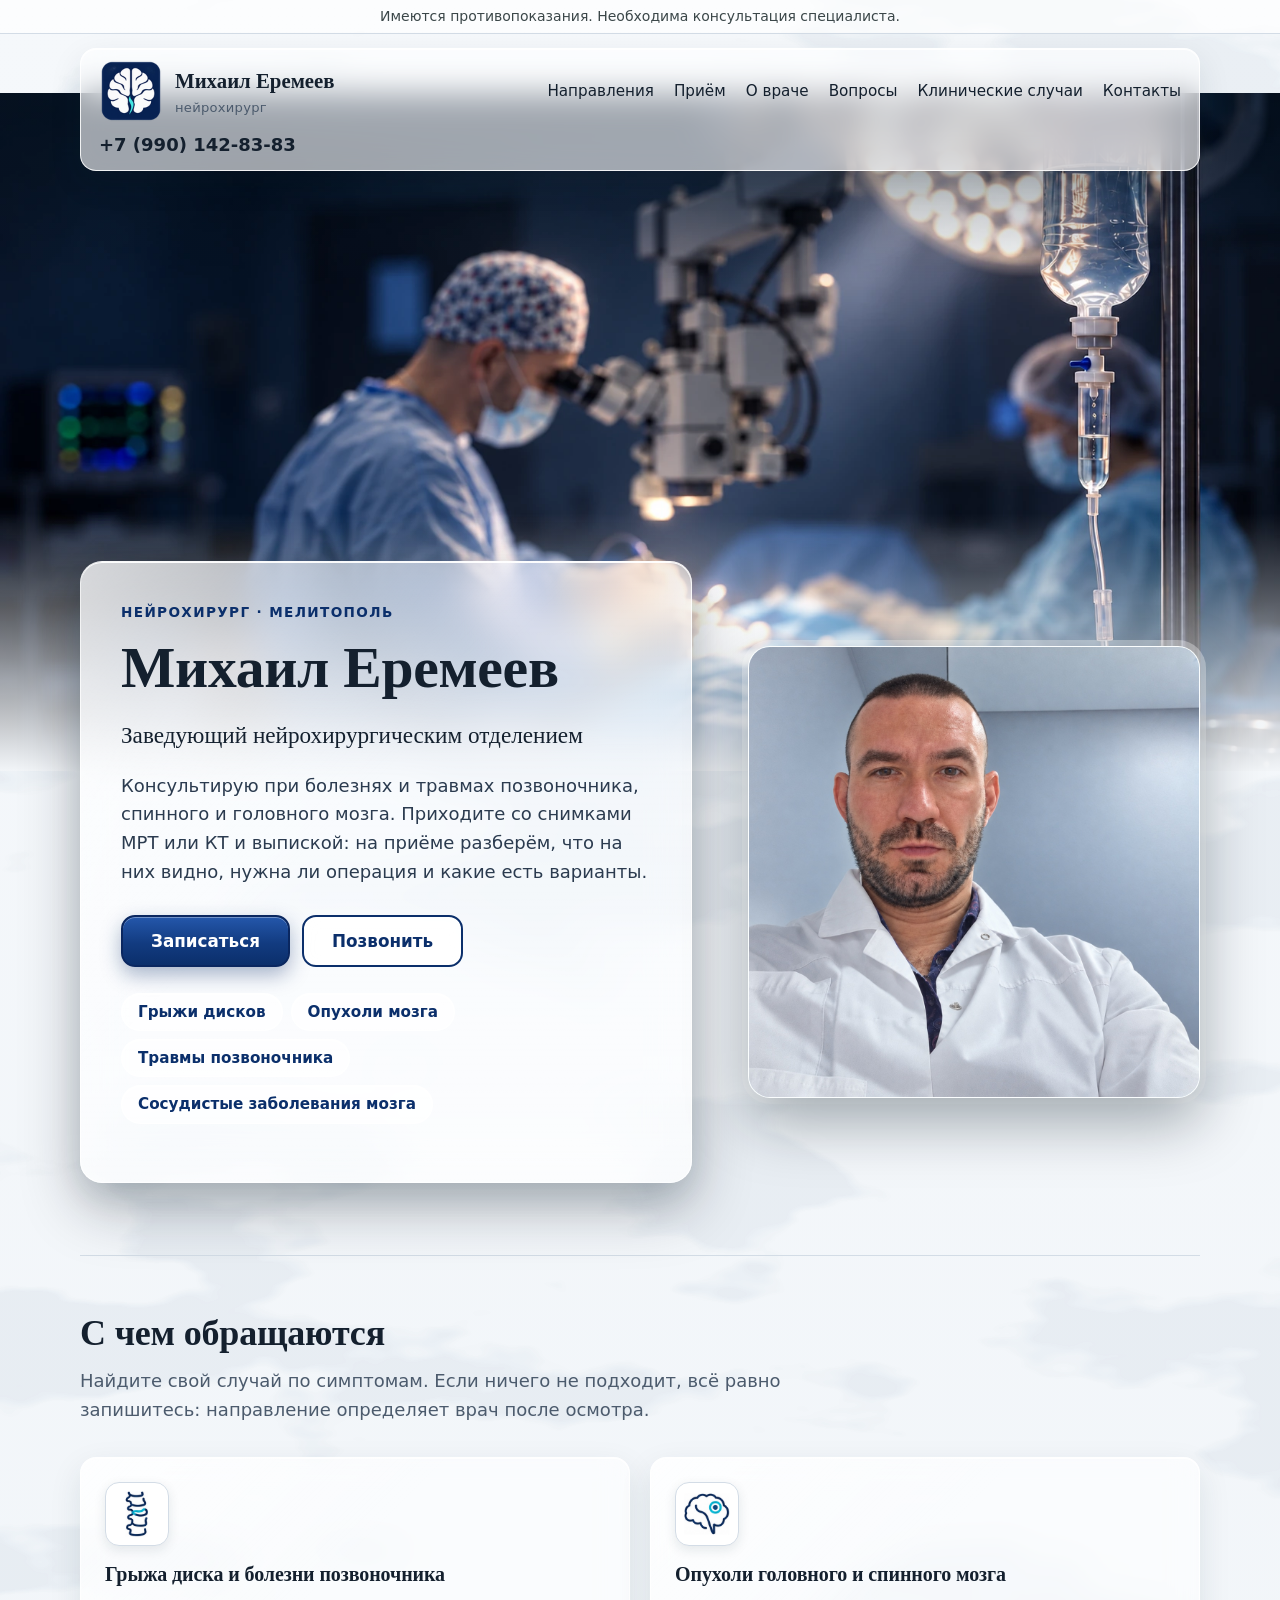
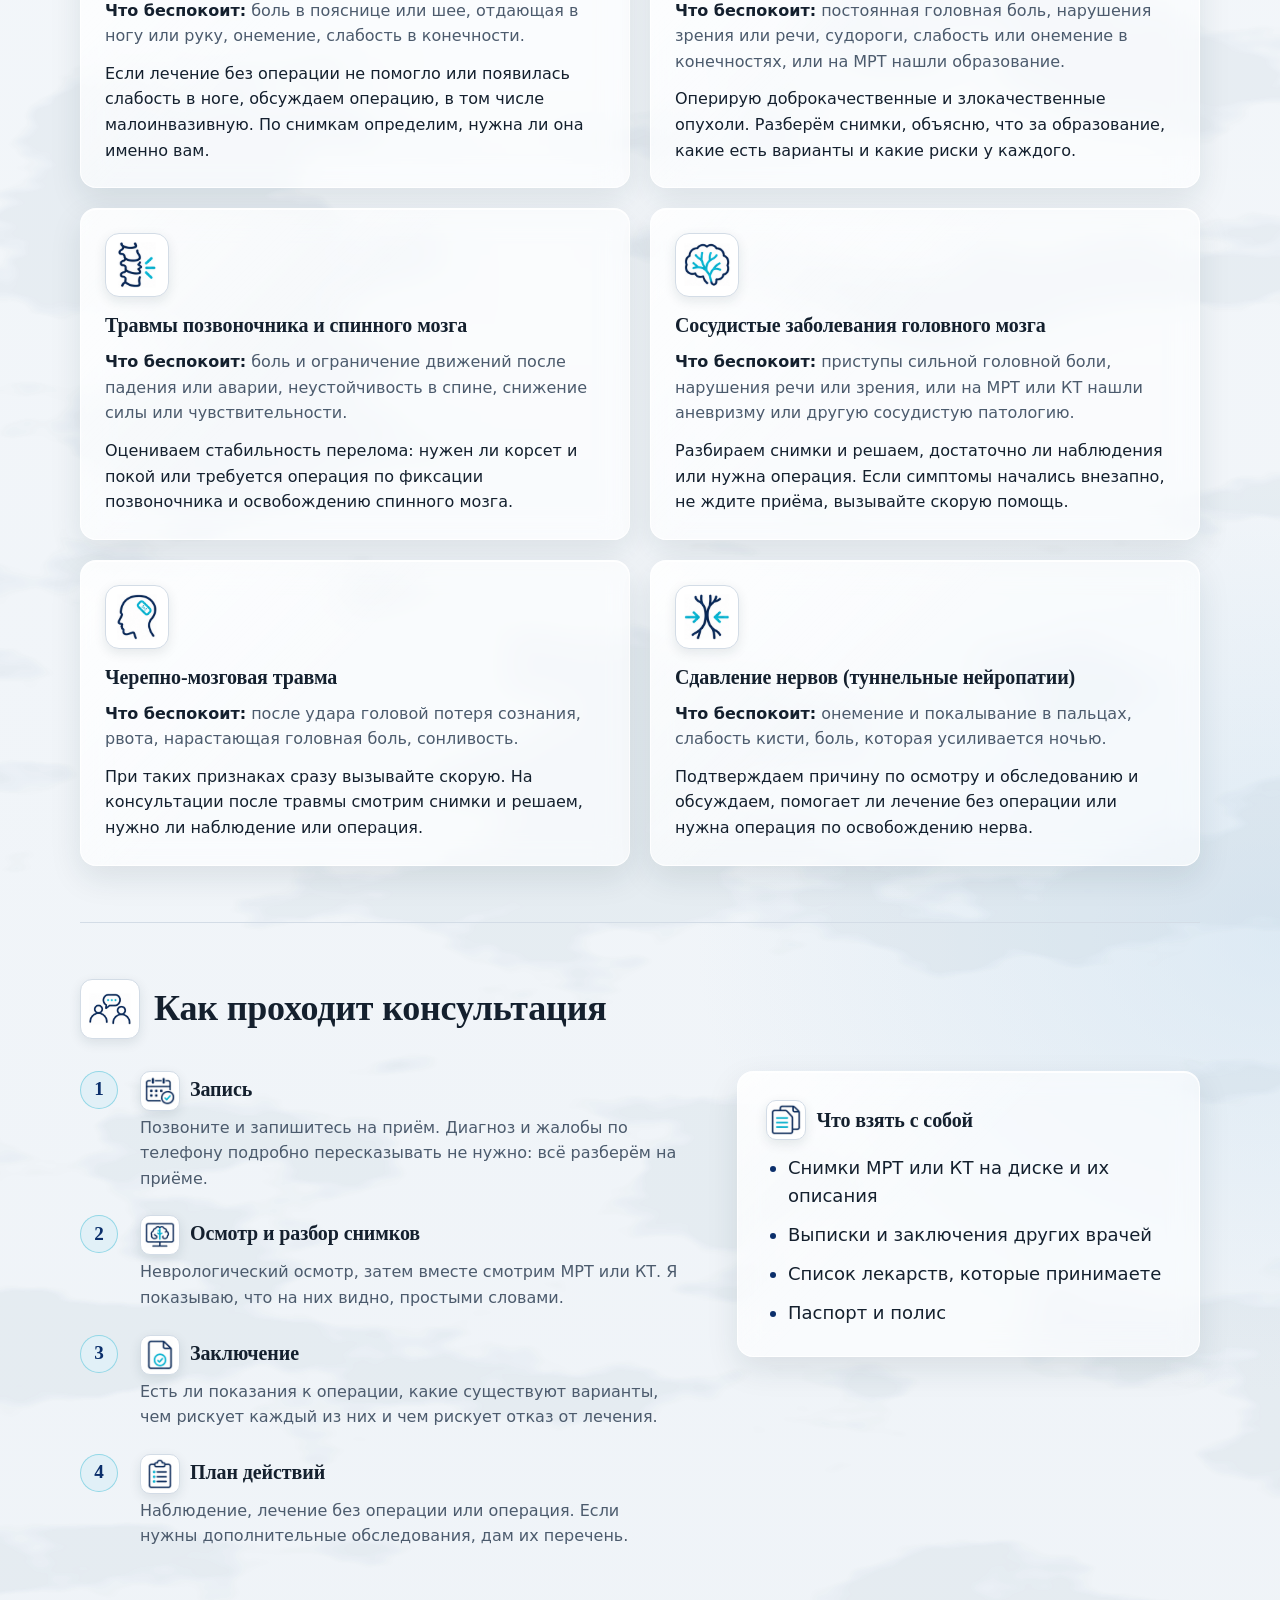
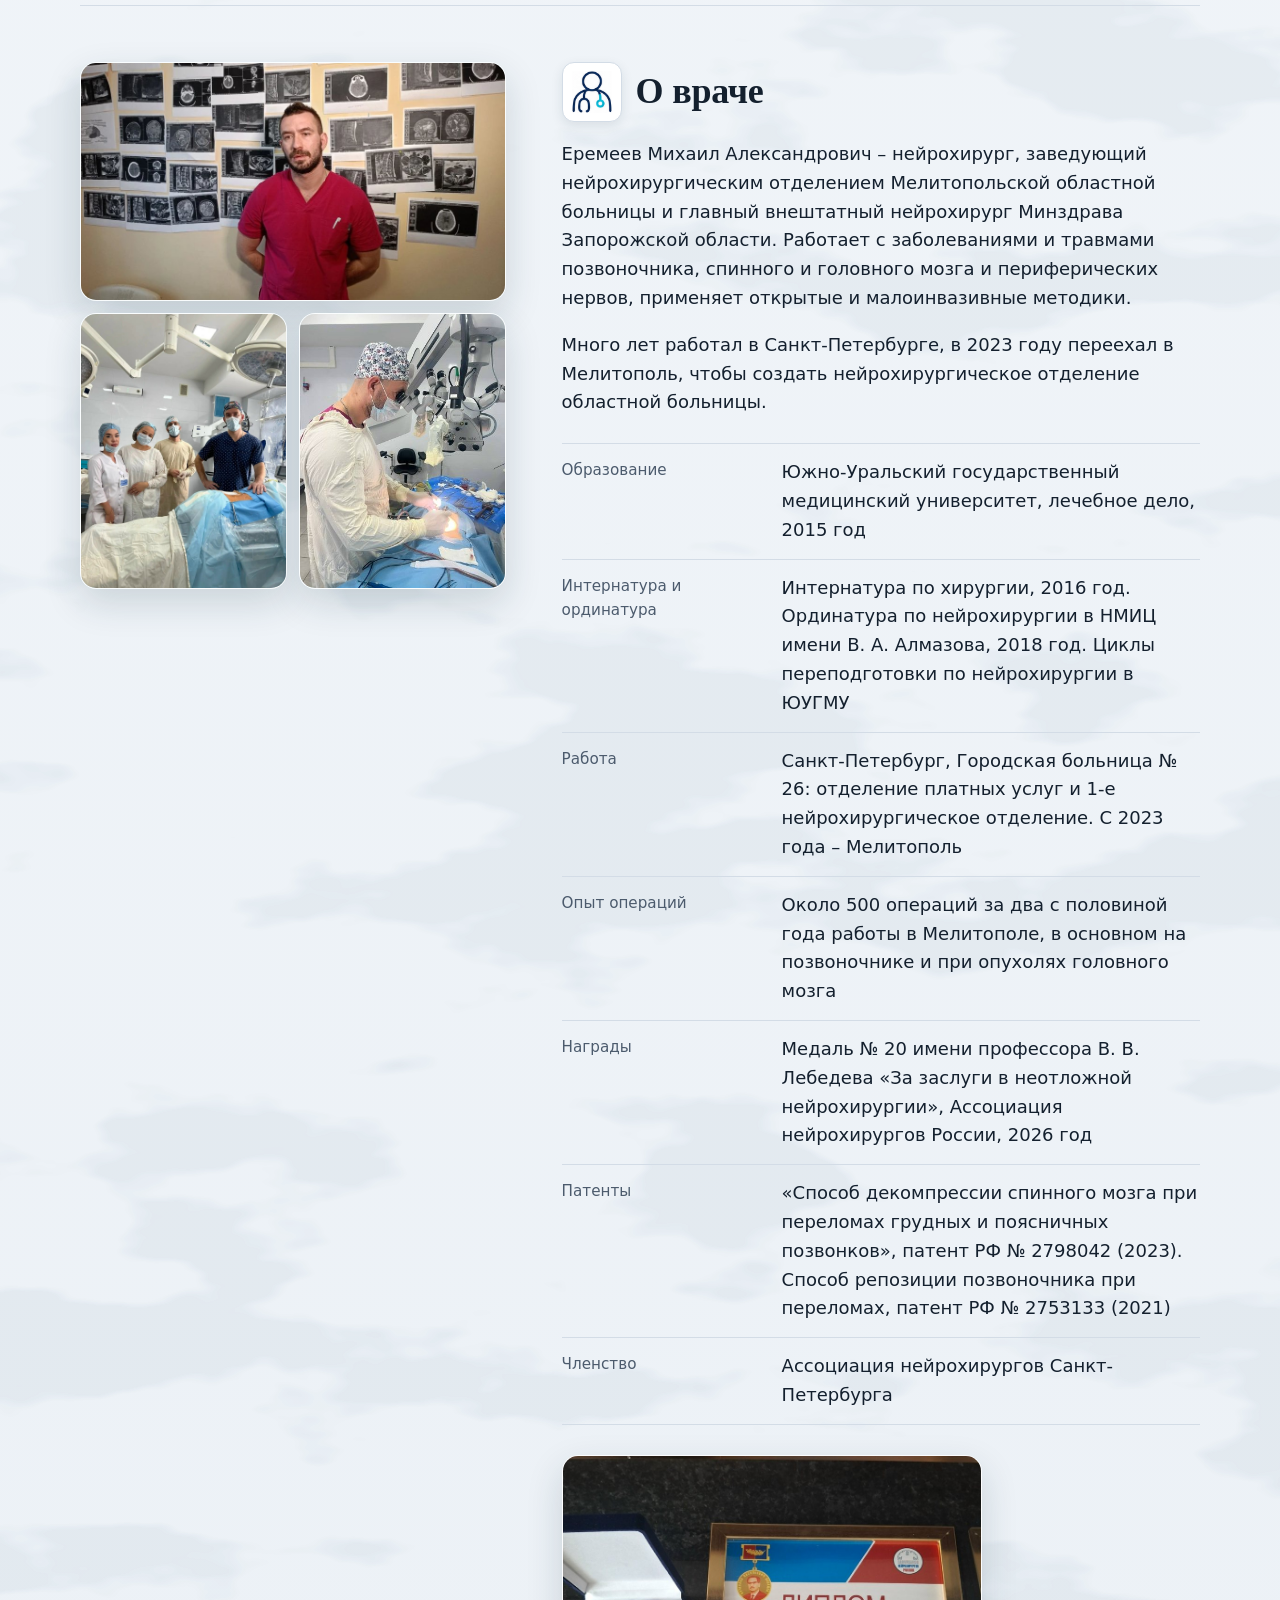
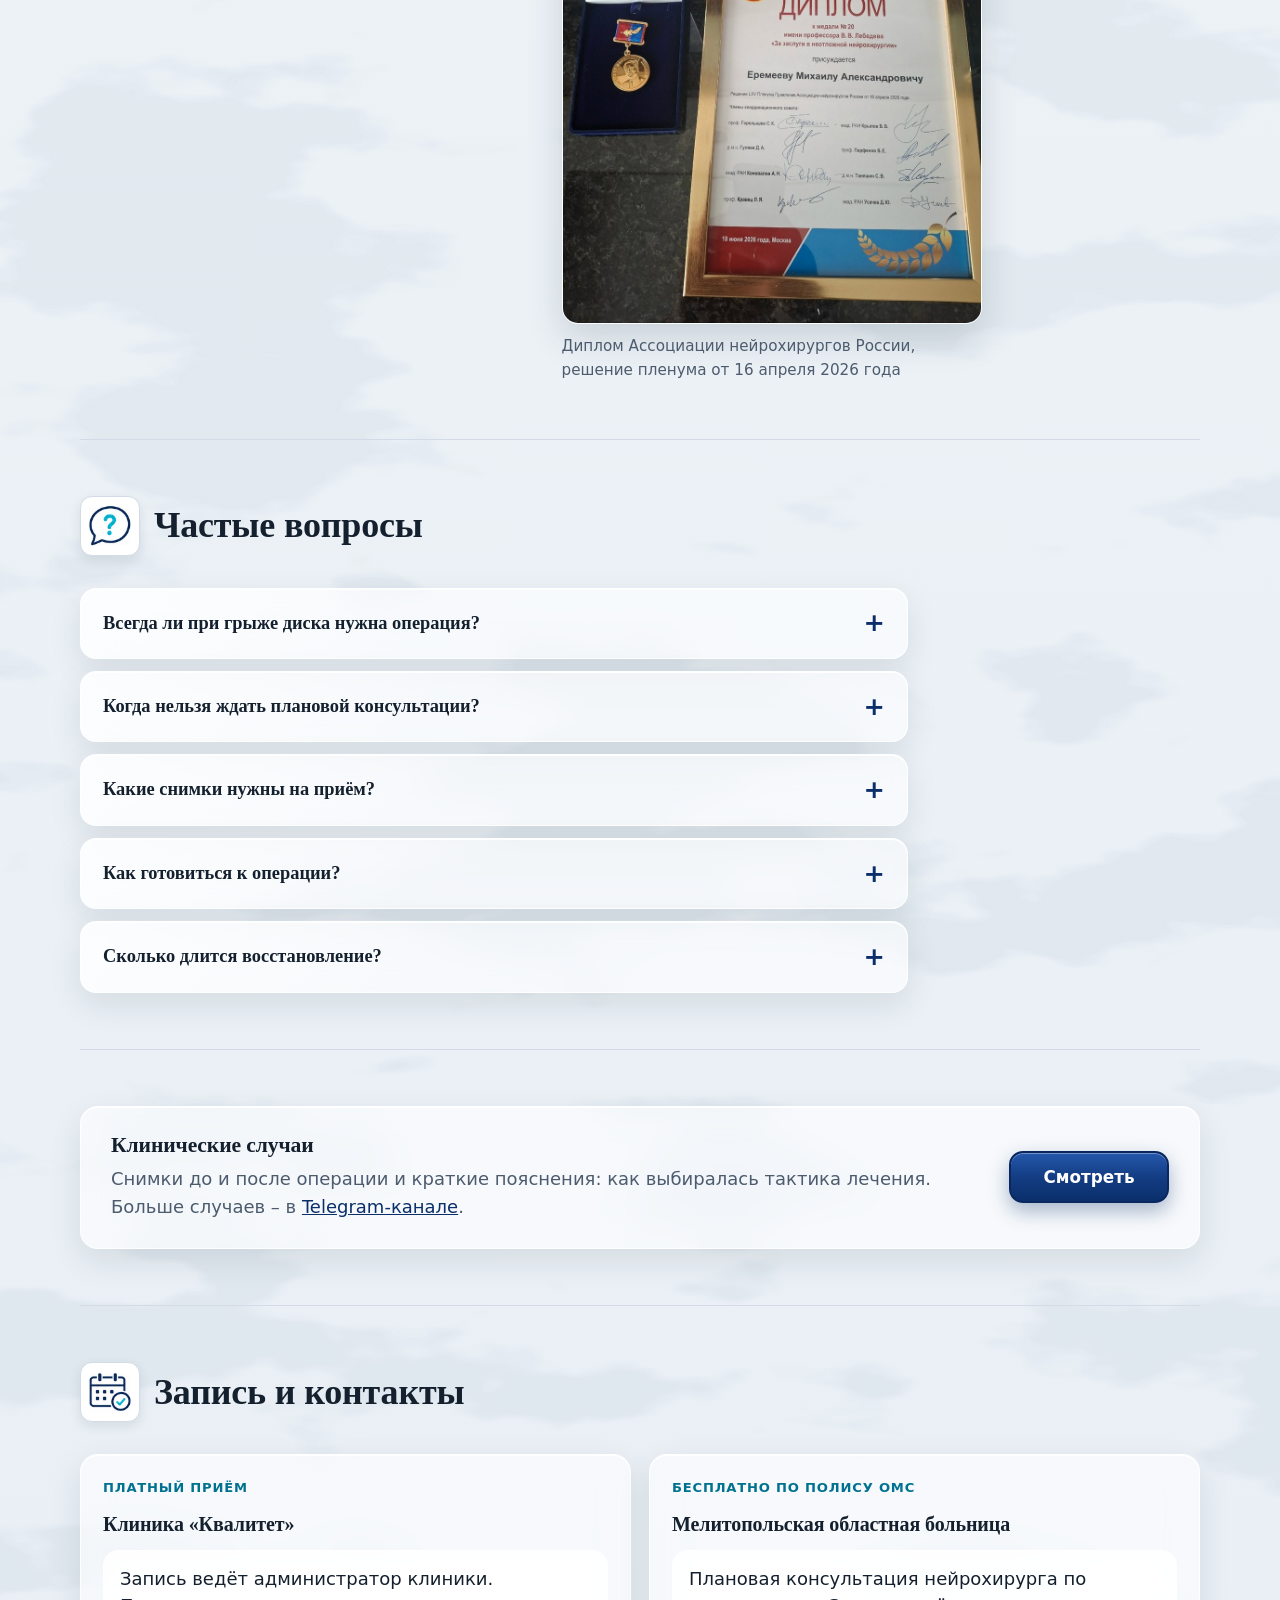
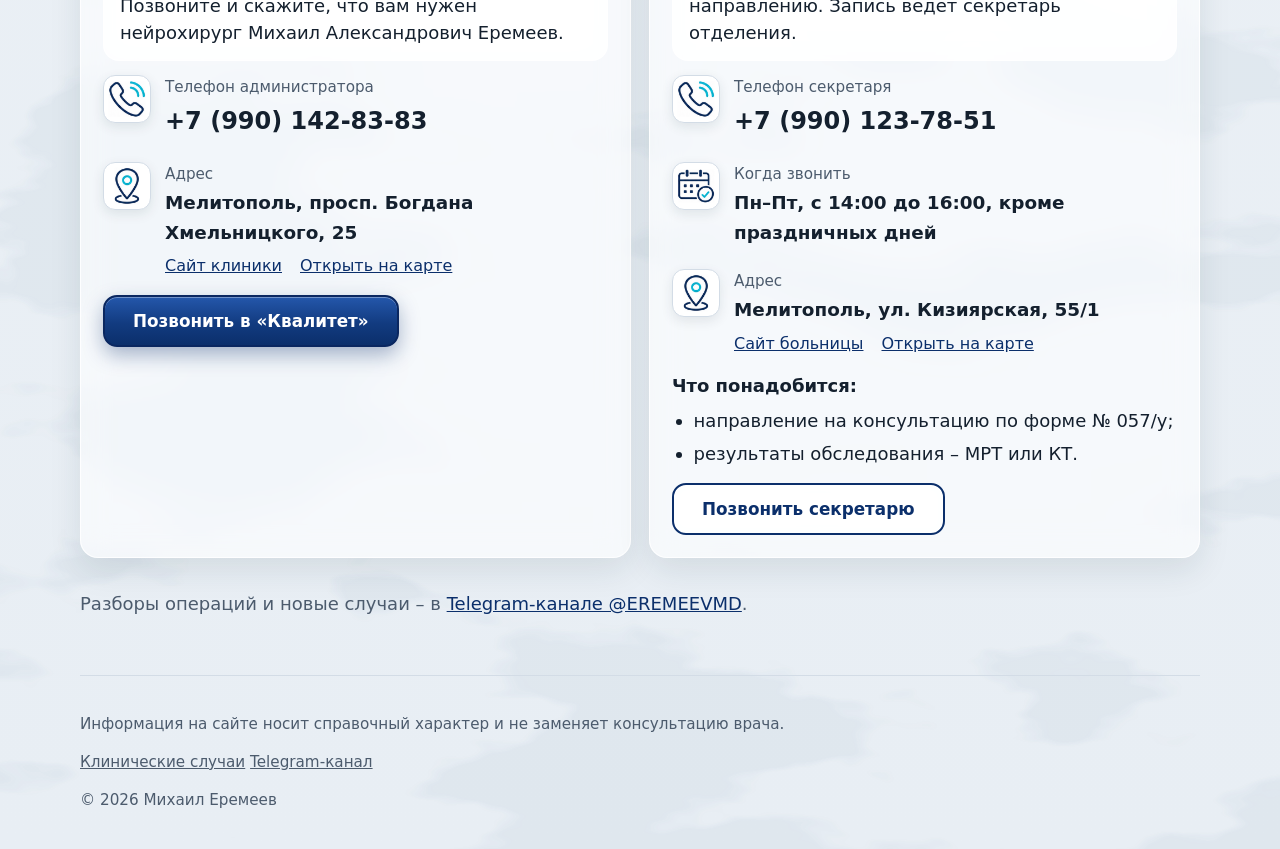
<file: index.html>
<!doctype html>
<html lang="ru">
<head>
<meta charset="utf-8">
<meta name="viewport" content="width=device-width, initial-scale=1">
<title>Нейрохирург Михаил Еремеев, Мелитополь</title>
<meta name="description" content="Михаил Еремеев, нейрохирург, заведующий нейрохирургическим отделением. Консультации и операции при грыжах дисков, опухолях головного и спинного мозга, травмах позвоночника, сосудистых заболеваниях мозга. Мелитополь.">
<link rel="icon" type="image/png" sizes="120x120" href="favicon-120x120.png">
<link rel="icon" type="image/x-icon" href="favicon.ico" sizes="any">
<link rel="icon" type="image/png" sizes="48x48" href="favicon-48x48.png">
<link rel="icon" type="image/png" sizes="32x32" href="favicon-32x32.png">
<link rel="apple-touch-icon" sizes="180x180" href="apple-touch-icon.png">
<link rel="stylesheet" href="styles.css">
<link rel="stylesheet" href="glass.css">
<script type="application/ld+json">
{
  "@context": "https://schema.org",
  "@type": "Physician",
  "name": "Михаил Александрович Еремеев",
  "url": "https://eremeev-neuro.ru/",
  "telephone": "+79901428383",
  "medicalSpecialty": "Neurosurgery",
  "jobTitle": "Нейрохирург, заведующий нейрохирургическим отделением",
  "address": { "@type": "PostalAddress", "streetAddress": "просп. Богдана Хмельницкого, 25", "addressLocality": "Мелитополь" }
}
</script>
</head>
<body>

<div class="notice" role="note">Имеются противопоказания. Необходима консультация специалиста.</div>
<div class="wrap">
  <header class="header">
    <a class="brand" href="#top"><img class="brand-logo" src="logo.png" alt="" width="64" height="64"><span>Михаил Еремеев<small>нейрохирург</small></span></a>
    <nav class="nav" aria-label="Разделы">
      <a href="#napravleniya">Направления</a>
      <a href="#priem">Приём</a>
      <a href="#vrach">О враче</a>
      <a href="#voprosy">Вопросы</a>
      <a href="cases.html">Клинические случаи</a>
      <a href="#zapis">Контакты</a>
    </nav>
    <a class="header-phone" href="tel:+79901428383">+7 (990) 142-83-83</a>
  </header>
  <main id="top">
    <section class="hero" aria-labelledby="h1">
      <div class="hero-panel">
        <p class="eyebrow">Нейрохирург · Мелитополь</p>
        <h1 id="h1">Михаил Еремеев</h1>
        <p class="role">Заведующий нейрохирургическим отделением</p>
        <p class="lead">Консультирую при болезнях и травмах позвоночника, спинного и головного мозга. Приходите со снимками МРТ или КТ и выпиской: на приёме разберём, что на них видно, нужна ли операция и какие есть варианты.</p>
        <div class="hero-actions">
          <a class="btn btn-primary" href="#zapis">Записаться</a>
          <a class="btn btn-ghost" href="tel:+79901428383">Позвонить</a>
        </div>
        <ul class="hero-tags" aria-label="Основные направления">
          <li>Грыжи дисков</li>
          <li>Опухоли мозга</li>
          <li>Травмы позвоночника</li>
          <li>Сосудистые заболевания мозга</li>
        </ul>
      </div>
      <div class="photo photo-square" aria-label="Фотография врача">
        <img src="photo-main.jpg" alt="Михаил Еремеев, нейрохирург" onerror="this.remove()">
        <span>Здесь будет портрет<code>photo-main.jpg</code></span>
      </div>
    </section>
    <section class="section" id="napravleniya" aria-labelledby="h-napr">
      <div class="section-head">
        <h2 id="h-napr">С чем обращаются</h2>
        <p>Найдите свой случай по симптомам. Если ничего не подходит, всё равно запишитесь: направление определяет врач после осмотра.</p>
      </div>
      <div class="cards">
        <article class="card">
          <img class="ico" src="icons/disc-herniation.png" alt="" width="64" height="64" loading="lazy">
          <h3>Грыжа диска и болезни позвоночника</h3>
          <p class="symptoms"><strong>Что беспокоит:</strong> боль в пояснице или шее, отдающая в ногу или руку, онемение, слабость в конечности.</p>
          <p class="how">Если лечение без операции не помогло или появилась слабость в ноге, обсуждаем операцию, в том числе малоинвазивную. По снимкам определим, нужна ли она именно вам.</p>
        </article>
        <article class="card">
          <img class="ico" src="icons/brain-tumor.png" alt="" width="64" height="64" loading="lazy">
          <h3>Опухоли головного и спинного мозга</h3>
          <p class="symptoms"><strong>Что беспокоит:</strong> постоянная головная боль, нарушения зрения или речи, судороги, слабость или онемение в конечностях, или на МРТ нашли образование.</p>
          <p class="how">Оперирую доброкачественные и злокачественные опухоли. Разберём снимки, объясню, что за образование, какие есть варианты и какие риски у каждого.</p>
        </article>
        <article class="card">
          <img class="ico" src="icons/spine-injury.png" alt="" width="64" height="64" loading="lazy">
          <h3>Травмы позвоночника и спинного мозга</h3>
          <p class="symptoms"><strong>Что беспокоит:</strong> боль и ограничение движений после падения или аварии, неустойчивость в спине, снижение силы или чувствительности.</p>
          <p class="how">Оцениваем стабильность перелома: нужен ли корсет и покой или требуется операция по фиксации позвоночника и освобождению спинного мозга.</p>
        </article>
        <article class="card">
          <img class="ico" src="icons/brain-vessels.png" alt="" width="64" height="64" loading="lazy">
          <h3>Сосудистые заболевания головного мозга</h3>
          <p class="symptoms"><strong>Что беспокоит:</strong> приступы сильной головной боли, нарушения речи или зрения, или на МРТ или КТ нашли аневризму или другую сосудистую патологию.</p>
          <p class="how">Разбираем снимки и решаем, достаточно ли наблюдения или нужна операция. Если симптомы начались внезапно, не ждите приёма, вызывайте скорую помощь.</p>
        </article>
        <article class="card">
          <img class="ico" src="icons/head-injury.png" alt="" width="64" height="64" loading="lazy">
          <h3>Черепно-мозговая травма</h3>
          <p class="symptoms"><strong>Что беспокоит:</strong> после удара головой потеря сознания, рвота, нарастающая головная боль, сонливость.</p>
          <p class="how">При таких признаках сразу вызывайте скорую. На консультации после травмы смотрим снимки и решаем, нужно ли наблюдение или операция.</p>
        </article>
        <article class="card">
          <img class="ico" src="icons/nerve-compression.png" alt="" width="64" height="64" loading="lazy">
          <h3>Сдавление нервов (туннельные нейропатии)</h3>
          <p class="symptoms"><strong>Что беспокоит:</strong> онемение и покалывание в пальцах, слабость кисти, боль, которая усиливается ночью.</p>
          <p class="how">Подтверждаем причину по осмотру и обследованию и обсуждаем, помогает ли лечение без операции или нужна операция по освобождению нерва.</p>
        </article>
      </div>
    </section>
    <section class="section" id="priem" aria-labelledby="h-priem">
      <div class="section-head">
        <h2 class="h-ico" id="h-priem"><img class="ico ico-h" src="icons/consultation.png" alt="" width="64" height="64" loading="lazy">Как проходит консультация</h2>
      </div>
      <div class="consult">
        <ol class="steps">
          <li>
            <div>
              <h3><img class="ico ico-sm" src="icons/appointment.png" alt="" width="64" height="64" loading="lazy">Запись</h3>
              <p>Позвоните и запишитесь на приём. Диагноз и жалобы по телефону подробно пересказывать не нужно: всё разберём на приёме.</p>
            </div>
          </li>
          <li>
            <div>
              <h3><img class="ico ico-sm" src="icons/mri-review.png" alt="" width="64" height="64" loading="lazy">Осмотр и разбор снимков</h3>
              <p>Неврологический осмотр, затем вместе смотрим МРТ или КТ. Я показываю, что на них видно, простыми словами.</p>
            </div>
          </li>
          <li>
            <div>
              <h3><img class="ico ico-sm" src="icons/medical-report.png" alt="" width="64" height="64" loading="lazy">Заключение</h3>
              <p>Есть ли показания к операции, какие существуют варианты, чем рискует каждый из них и чем рискует отказ от лечения.</p>
            </div>
          </li>
          <li>
            <div>
              <h3><img class="ico ico-sm" src="icons/treatment-plan.png" alt="" width="64" height="64" loading="lazy">План действий</h3>
              <p>Наблюдение, лечение без операции или операция. Если нужны дополнительные обследования, дам их перечень.</p>
            </div>
          </li>
        </ol>
        <aside class="bring" aria-labelledby="h-bring">
          <h3 id="h-bring"><img class="ico ico-sm" src="icons/documents.png" alt="" width="64" height="64" loading="lazy">Что взять с собой</h3>
          <ul>
            <li>Снимки МРТ или КТ на диске и их описания</li>
            <li>Выписки и заключения других врачей</li>
            <li>Список лекарств, которые принимаете</li>
            <li>Паспорт и полис</li>
          </ul>
        </aside>
      </div>
    </section>
    <section class="section" id="vrach" aria-labelledby="h-vrach">
      <div class="about">
        <div class="about-media">
          <div class="photo photo-wide" aria-label="Фотография врача">
            <img src="photo-2.jpg" alt="Михаил Еремеев, нейрохирург" onerror="this.remove()">
            <span>Здесь будет фото<code>photo-2.jpg</code></span>
          </div>
          <div class="pair">
            <div class="photo photo-tall" aria-label="Команда в операционной">
              <img src="photo-3.jpg" alt="Команда нейрохирургического отделения в операционной" loading="lazy" onerror="this.remove()">
              <span><code>photo-3.jpg</code></span>
            </div>
            <div class="photo photo-tall" aria-label="Хирург у операционного микроскопа">
              <img src="photo-4.jpg" alt="Хирург у операционного микроскопа" loading="lazy" onerror="this.remove()">
              <span><code>photo-4.jpg</code></span>
            </div>
          </div>
        </div>
        <div class="text">
          <h2 class="h-ico" id="h-vrach"><img class="ico ico-h" src="icons/doctor.png" alt="" width="64" height="64" loading="lazy">О враче</h2>
          <p>Еремеев Михаил Александрович – нейрохирург, заведующий нейрохирургическим отделением Мелитопольской областной больницы и главный внештатный нейрохирург Минздрава Запорожской области. Работает с заболеваниями и травмами позвоночника, спинного и головного мозга и периферических нервов, применяет открытые и малоинвазивные методики.</p>
          <p>Много лет работал в Санкт-Петербурге, в 2023 году переехал в Мелитополь, чтобы создать нейрохирургическое отделение областной больницы.</p>
          <dl class="facts">
            <div><dt>Образование</dt><dd>Южно-Уральский государственный медицинский университет, лечебное дело, 2015 год</dd></div>
            <div><dt>Интернатура и ординатура</dt><dd>Интернатура по хирургии, 2016 год. Ординатура по нейрохирургии в НМИЦ имени В. А. Алмазова, 2018 год. Циклы переподготовки по нейрохирургии в ЮУГМУ</dd></div>
            <div><dt>Работа</dt><dd>Санкт-Петербург, Городская больница № 26: отделение платных услуг и 1-е нейрохирургическое отделение. С 2023 года – Мелитополь</dd></div>
            <div><dt>Опыт операций</dt><dd>Около 500 операций за два с половиной года работы в Мелитополе, в основном на позвоночнике и при опухолях головного мозга</dd></div>
            <div><dt>Награды</dt><dd>Медаль № 20 имени профессора В. В. Лебедева «За заслуги в неотложной нейрохирургии», Ассоциация нейрохирургов России, 2026 год</dd></div>
            <div><dt>Патенты</dt><dd>«Способ декомпрессии спинного мозга при переломах грудных и поясничных позвонков», патент РФ № 2798042 (2023). Способ репозиции позвоночника при переломах, патент РФ № 2753133 (2021)</dd></div>
            <div><dt>Членство</dt><dd>Ассоциация нейрохирургов Санкт-Петербурга</dd></div>
          </dl>
          <figure class="diploma">
            <img src="diploma.jpg" alt="Диплом к медали имени профессора В. В. Лебедева, присуждён Еремееву Михаилу Александровичу" loading="lazy" onerror="this.closest('figure').remove()">
            <figcaption>Диплом Ассоциации нейрохирургов России, решение пленума от 16 апреля 2026 года</figcaption>
          </figure>
        </div>
      </div>
    </section>
    <section class="section" id="voprosy" aria-labelledby="h-faq">
      <div class="section-head">
        <h2 class="h-ico" id="h-faq"><img class="ico ico-h" src="icons/questions.png" alt="" width="64" height="64" loading="lazy">Частые вопросы</h2>
      </div>
      <div class="faq">
        <details>
          <summary>Всегда ли при грыже диска нужна операция?</summary>
          <div class="answer">
            <p>Нет. Многим пациентам помогает лечение без операции. К операции переходят, когда боль не уходит несмотря на лечение или появляются неврологические нарушения: слабость в ноге, нарушение мочеиспускания.</p>
            <p>Решение принимается после осмотра и изучения снимков, а не по описанию по телефону.</p>
          </div>
        </details>
        <details>
          <summary>Когда нельзя ждать плановой консультации?</summary>
          <div class="answer">
            <p>Вызывайте скорую помощь, если внезапно:</p>
            <p><strong>появилась слабость или онемение в руке или ноге, нарушилась речь или зрение, возникла сильнейшая головная боль, начались судороги, пропал контроль над мочеиспусканием или стулом, или появилось онемение в промежности.</strong></p>
          </div>
        </details>
        <details>
          <summary>Какие снимки нужны на приём?</summary>
          <div class="answer">
            <p>Лучше всего снимки на диске вместе с описанием: МРТ или КТ нужного отдела позвоночника или головного мозга. Если снимков нет, врач скажет, какое исследование нужно сделать.</p>
          </div>
        </details>
        <details>
          <summary>Как готовиться к операции?</summary>
          <div class="answer">
            <p>Перечень обследований зависит от вида операции. Его даёт врач после консультации, заранее собирать анализы не нужно.</p>
          </div>
        </details>
        <details>
          <summary>Сколько длится восстановление?</summary>
          <div class="answer">
            <p>Срок зависит от заболевания, вида операции и состояния пациента. Врач объясняет примерный план восстановления после осмотра, когда ясно, что именно предстоит.</p>
          </div>
        </details>
      </div>
    </section>
    <section class="section" id="sluchai" aria-labelledby="h-cases">
      <div class="cases-teaser">
        <div>
          <h2 id="h-cases">Клинические случаи</h2>
          <p>Снимки до и после операции и краткие пояснения: как выбиралась тактика лечения. Больше случаев – в <a href="https://t.me/eremeevmd" rel="noopener" target="_blank">Telegram-канале</a>.</p>
        </div>
        <a class="btn btn-primary" href="cases.html">Смотреть</a>
      </div>
    </section>
    <section class="section" id="zapis" aria-labelledby="h-zapis">
      <div class="section-head">
        <h2 class="h-ico" id="h-zapis"><img class="ico ico-h" src="icons/appointment.png" alt="" width="64" height="64" loading="lazy">Запись и контакты</h2>
      </div>
      <div class="contact">
        <div class="contact-side">
          <div class="flows">
            <div class="flow">
              <p class="flow-tag">Платный приём</p>
              <h3>Клиника «Квалитет»</h3>
              <p class="booking-note">Запись ведёт администратор клиники. Позвоните и скажите, что вам нужен нейрохирург Михаил Александрович Еремеев.</p>
              <ul class="contact-list">
                <li><img class="ico ico-c" src="icons/phone.png" alt="" width="64" height="64" loading="lazy"><span class="label">Телефон администратора</span><span class="value"><a class="phone" href="tel:+79901428383">+7 (990) 142-83-83</a></span></li>
                <li><img class="ico ico-c" src="icons/location.png" alt="" width="64" height="64" loading="lazy"><span class="label">Адрес</span><span class="value">Мелитополь, просп. Богдана Хмельницкого, 25</span>
                  <span class="links"><a href="https://kvalitet-mlt.ru/" rel="noopener">Сайт клиники</a> <a href="https://yandex.ru/maps/?text=%D0%9C%D0%B5%D0%BB%D0%B8%D1%82%D0%BE%D0%BF%D0%BE%D0%BB%D1%8C%2C%20%D0%BF%D1%80%D0%BE%D1%81%D0%BF%D0%B5%D0%BA%D1%82%20%D0%91%D0%BE%D0%B3%D0%B4%D0%B0%D0%BD%D0%B0%20%D0%A5%D0%BC%D0%B5%D0%BB%D1%8C%D0%BD%D0%B8%D1%86%D0%BA%D0%BE%D0%B3%D0%BE%2C%2025" rel="noopener">Открыть на карте</a></span></li>
              </ul>
              <a class="btn btn-primary" href="tel:+79901428383">Позвонить в «Квалитет»</a>
            </div>
            <div class="flow">
              <p class="flow-tag">Бесплатно по полису ОМС</p>
              <h3>Мелитопольская областная больница</h3>
              <p class="booking-note">Плановая консультация нейрохирурга по направлению. Запись ведёт секретарь отделения.</p>
              <ul class="contact-list">
                <li><img class="ico ico-c" src="icons/phone.png" alt="" width="64" height="64" loading="lazy"><span class="label">Телефон секретаря</span><span class="value"><a class="phone" href="tel:+79901237851">+7 (990) 123-78-51</a></span></li>
                <li><img class="ico ico-c" src="icons/appointment.png" alt="" width="64" height="64" loading="lazy"><span class="label">Когда звонить</span><span class="value">Пн–Пт, с 14:00 до 16:00, кроме праздничных дней</span></li>
                <li><img class="ico ico-c" src="icons/location.png" alt="" width="64" height="64" loading="lazy"><span class="label">Адрес</span><span class="value">Мелитополь, ул. Кизиярская, 55/1</span>
                  <span class="links"><a href="https://med-b-melitopolskaya-ob-r23.gosweb.gosuslugi.ru/" rel="noopener">Сайт больницы</a> <a href="https://yandex.ru/maps/?text=%D0%9C%D0%B5%D0%BB%D0%B8%D1%82%D0%BE%D0%BF%D0%BE%D0%BB%D1%8C%2C%20%D1%83%D0%BB%D0%B8%D1%86%D0%B0%20%D0%9A%D0%B8%D0%B7%D0%B8%D1%8F%D1%80%D1%81%D0%BA%D0%B0%D1%8F%2C%2055%2F1" rel="noopener">Открыть на карте</a></span></li>
              </ul>
              <div class="flow-need">
                <p>Что понадобится:</p>
                <ul>
                  <li>направление на консультацию по форме № 057/у;</li>
                  <li>результаты обследования – МРТ или КТ.</li>
                </ul>
              </div>
              <a class="btn btn-ghost" href="tel:+79901237851">Позвонить секретарю</a>
            </div>
          </div>
          <p class="tg-line">Разборы операций и новые случаи – в <a href="https://t.me/eremeevmd" rel="noopener" target="_blank">Telegram-канале @EREMEEVMD</a>.</p>
        </div>
      </div>
    </section>
  </main>
  <footer class="footer">
    <p>Информация на сайте носит справочный характер и не заменяет консультацию врача.</p>
    <p class="footer-links"><a href="cases.html">Клинические случаи</a> <a href="https://t.me/eremeevmd" rel="noopener" target="_blank">Telegram-канал</a></p>
    <p>© <span id="year">2026</span> Михаил Еремеев</p>
  </footer>
</div>
<div class="dock">
  <a class="btn btn-ghost" href="tel:+79901428383">Позвонить</a>
  <a class="btn btn-primary" href="#zapis">Записаться</a>
</div>
<script>
document.getElementById('year').textContent = new Date().getFullYear();
(function(){var h=document.querySelector('.hero'),r=document.documentElement;if(!h||!('IntersectionObserver' in window))return;r.classList.add('js');new IntersectionObserver(function(e){r.classList.toggle('dock-on',!e[0].isIntersecting);},{threshold:0}).observe(h);})();
</script>

</body>
</html>
</file>
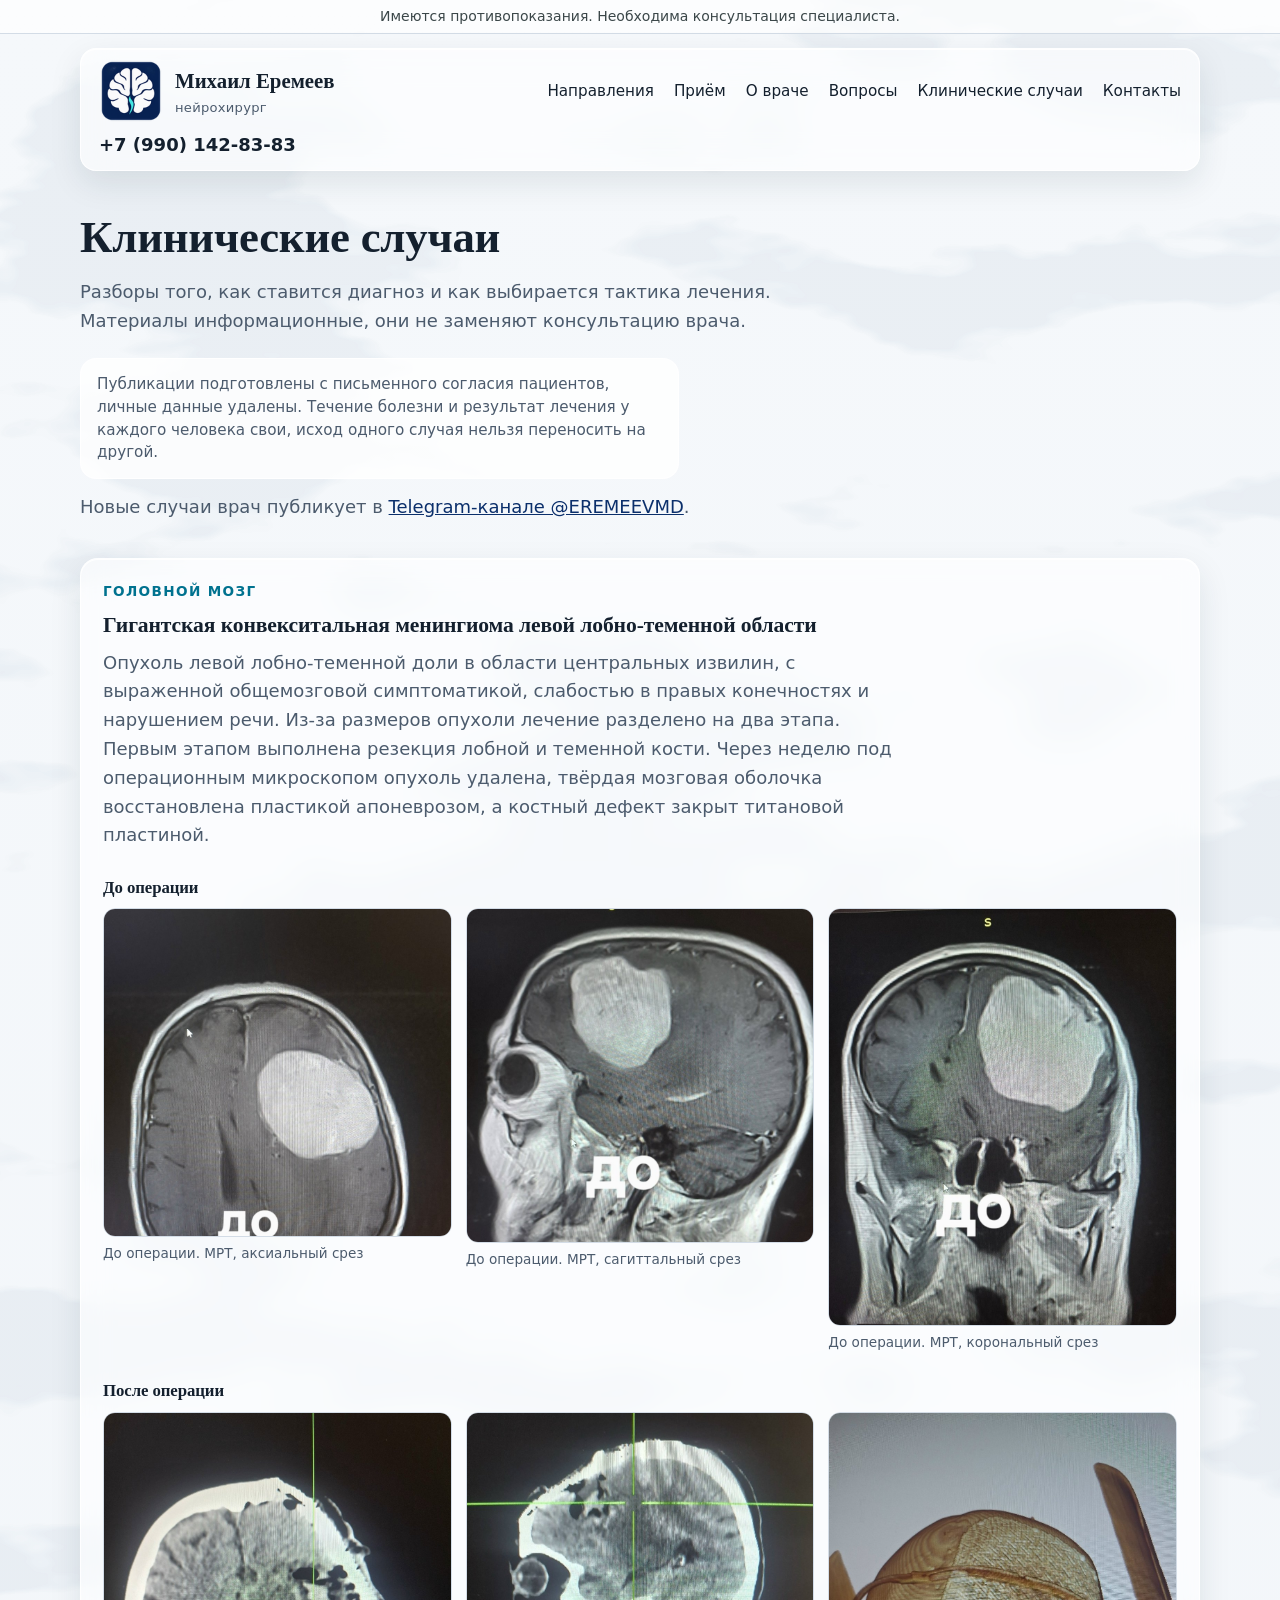
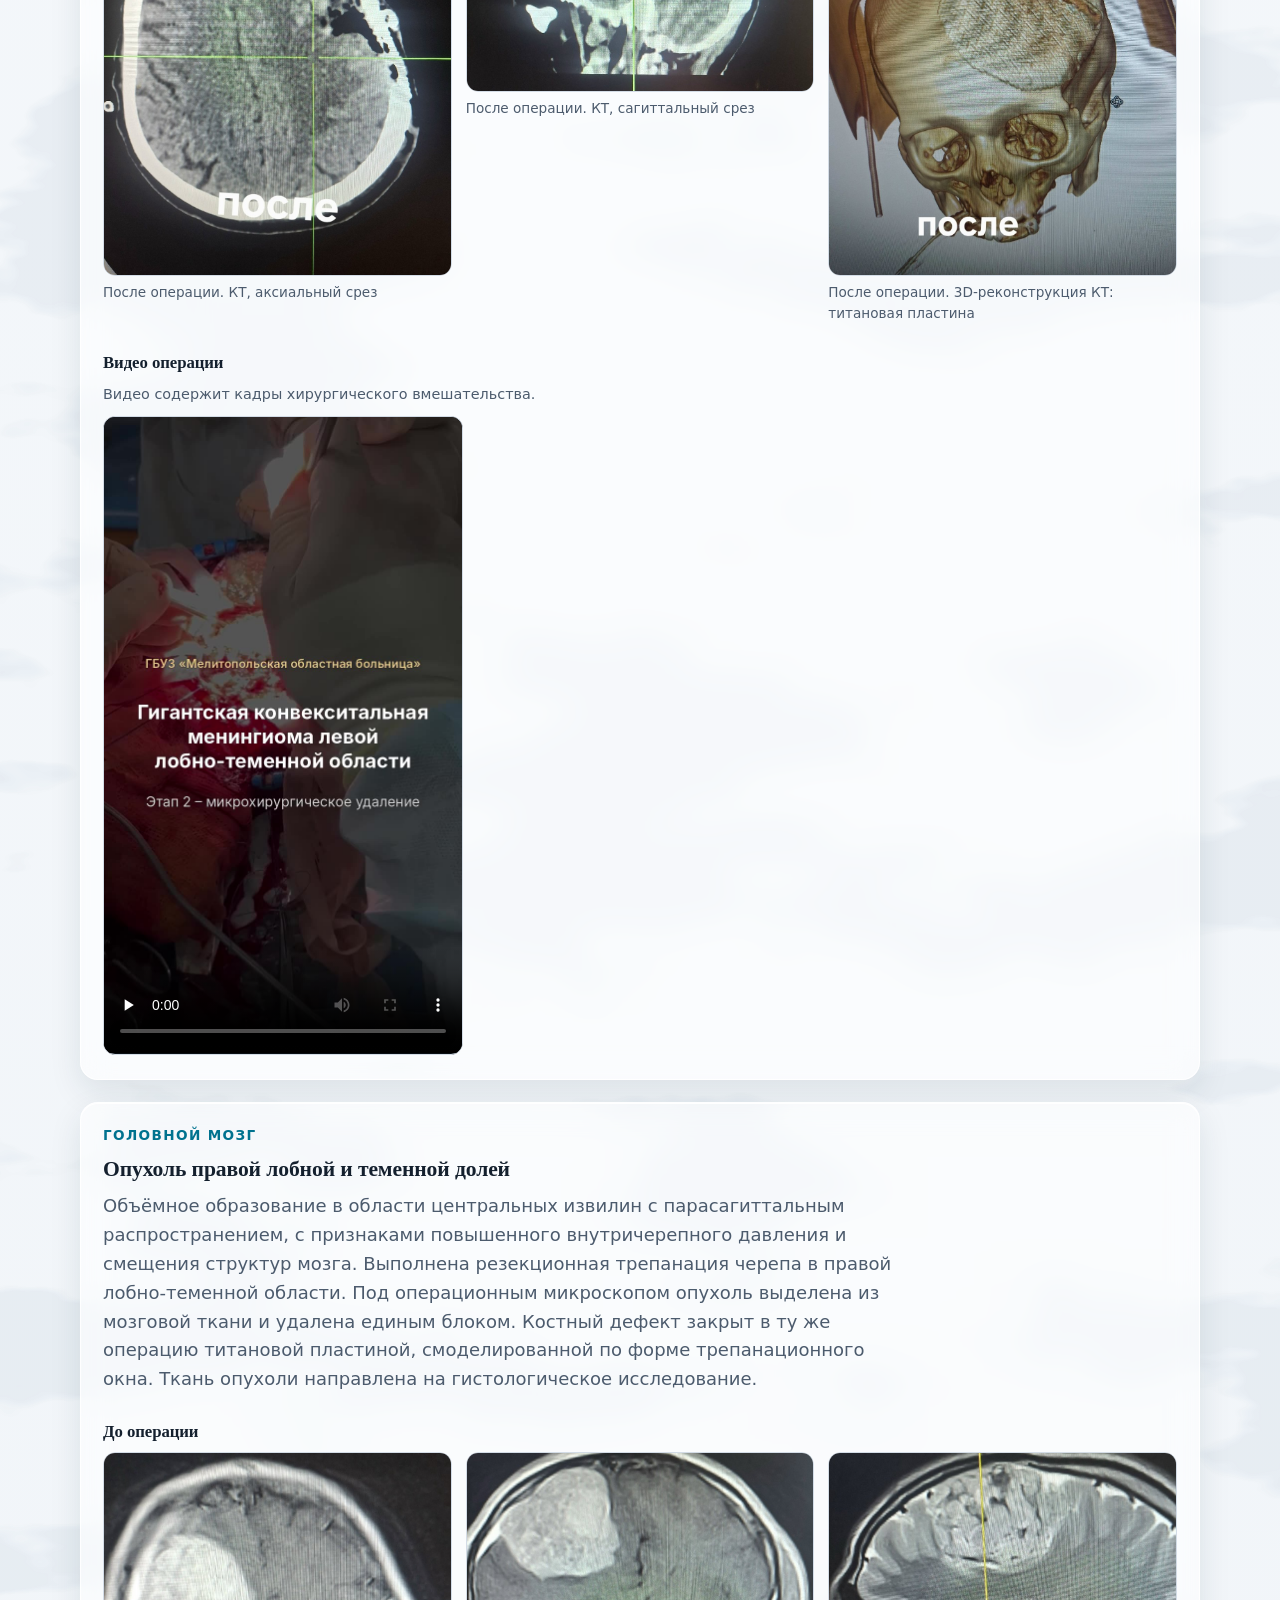
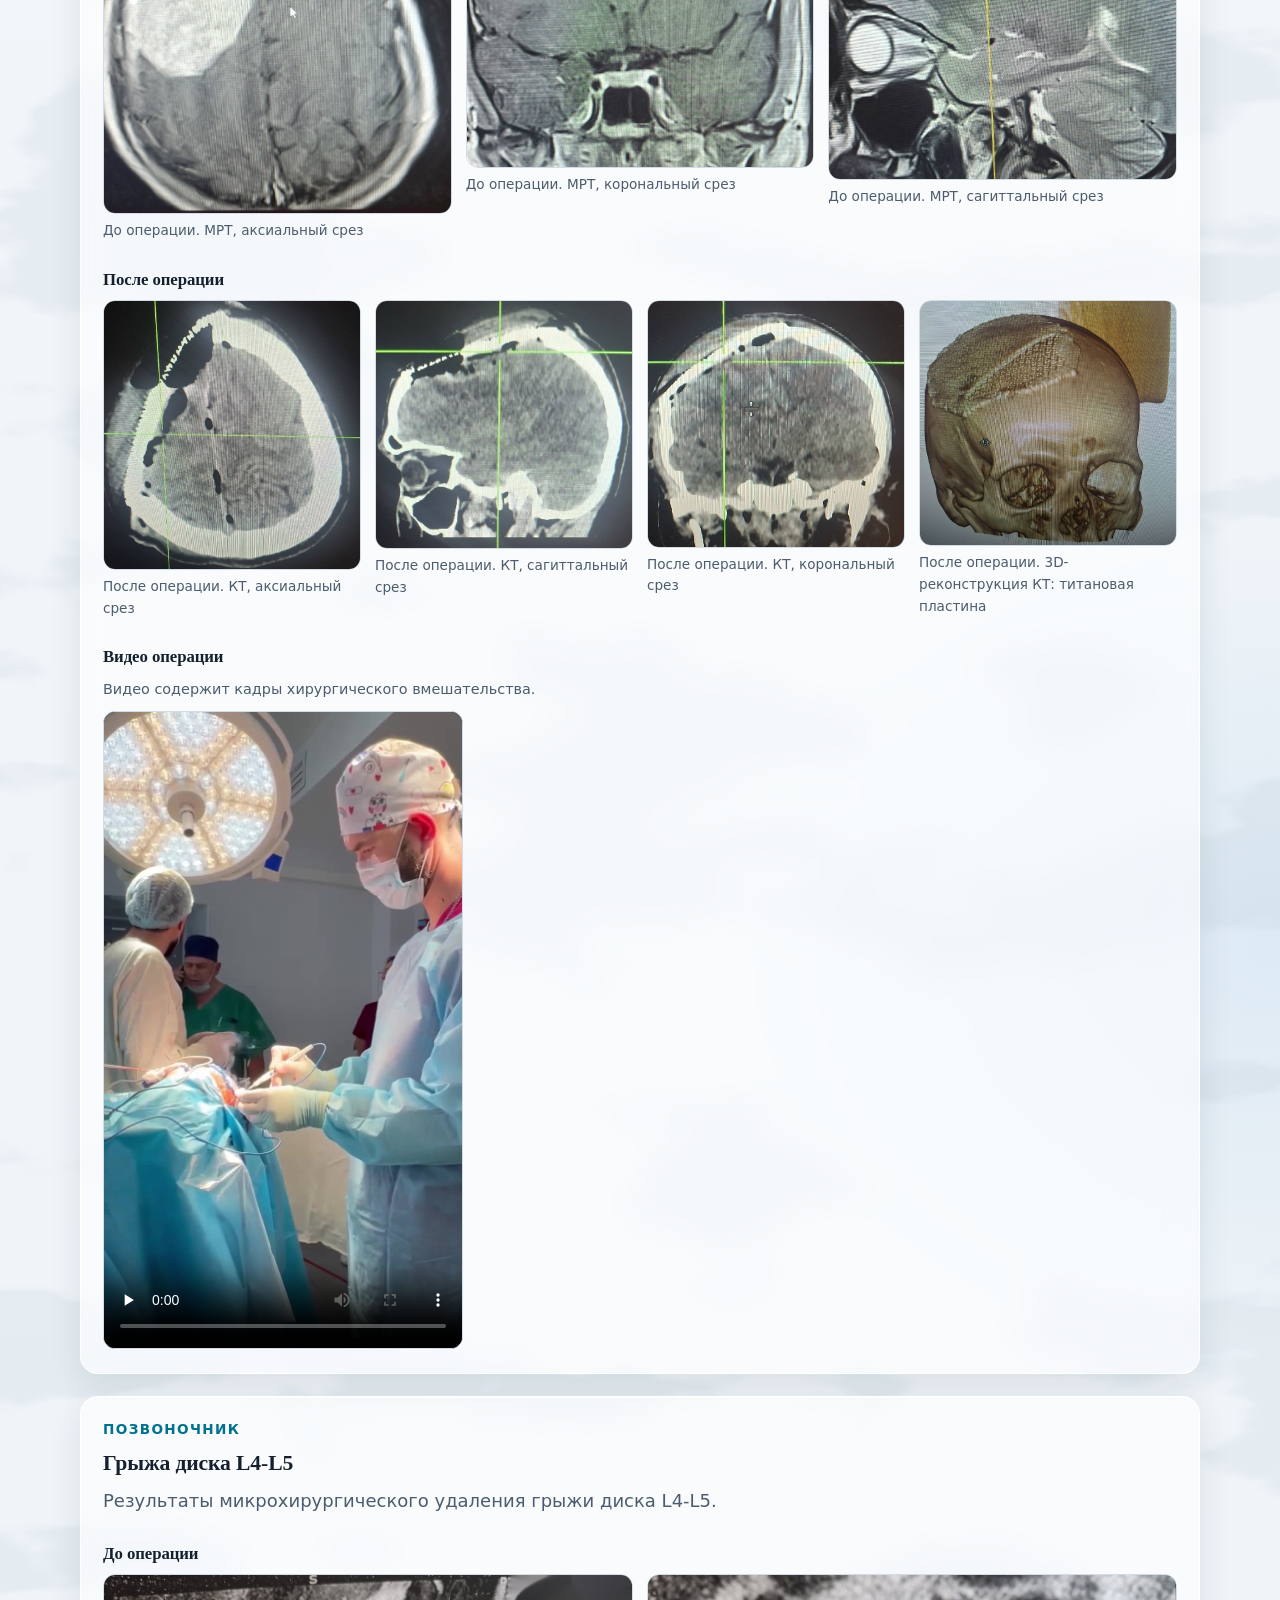
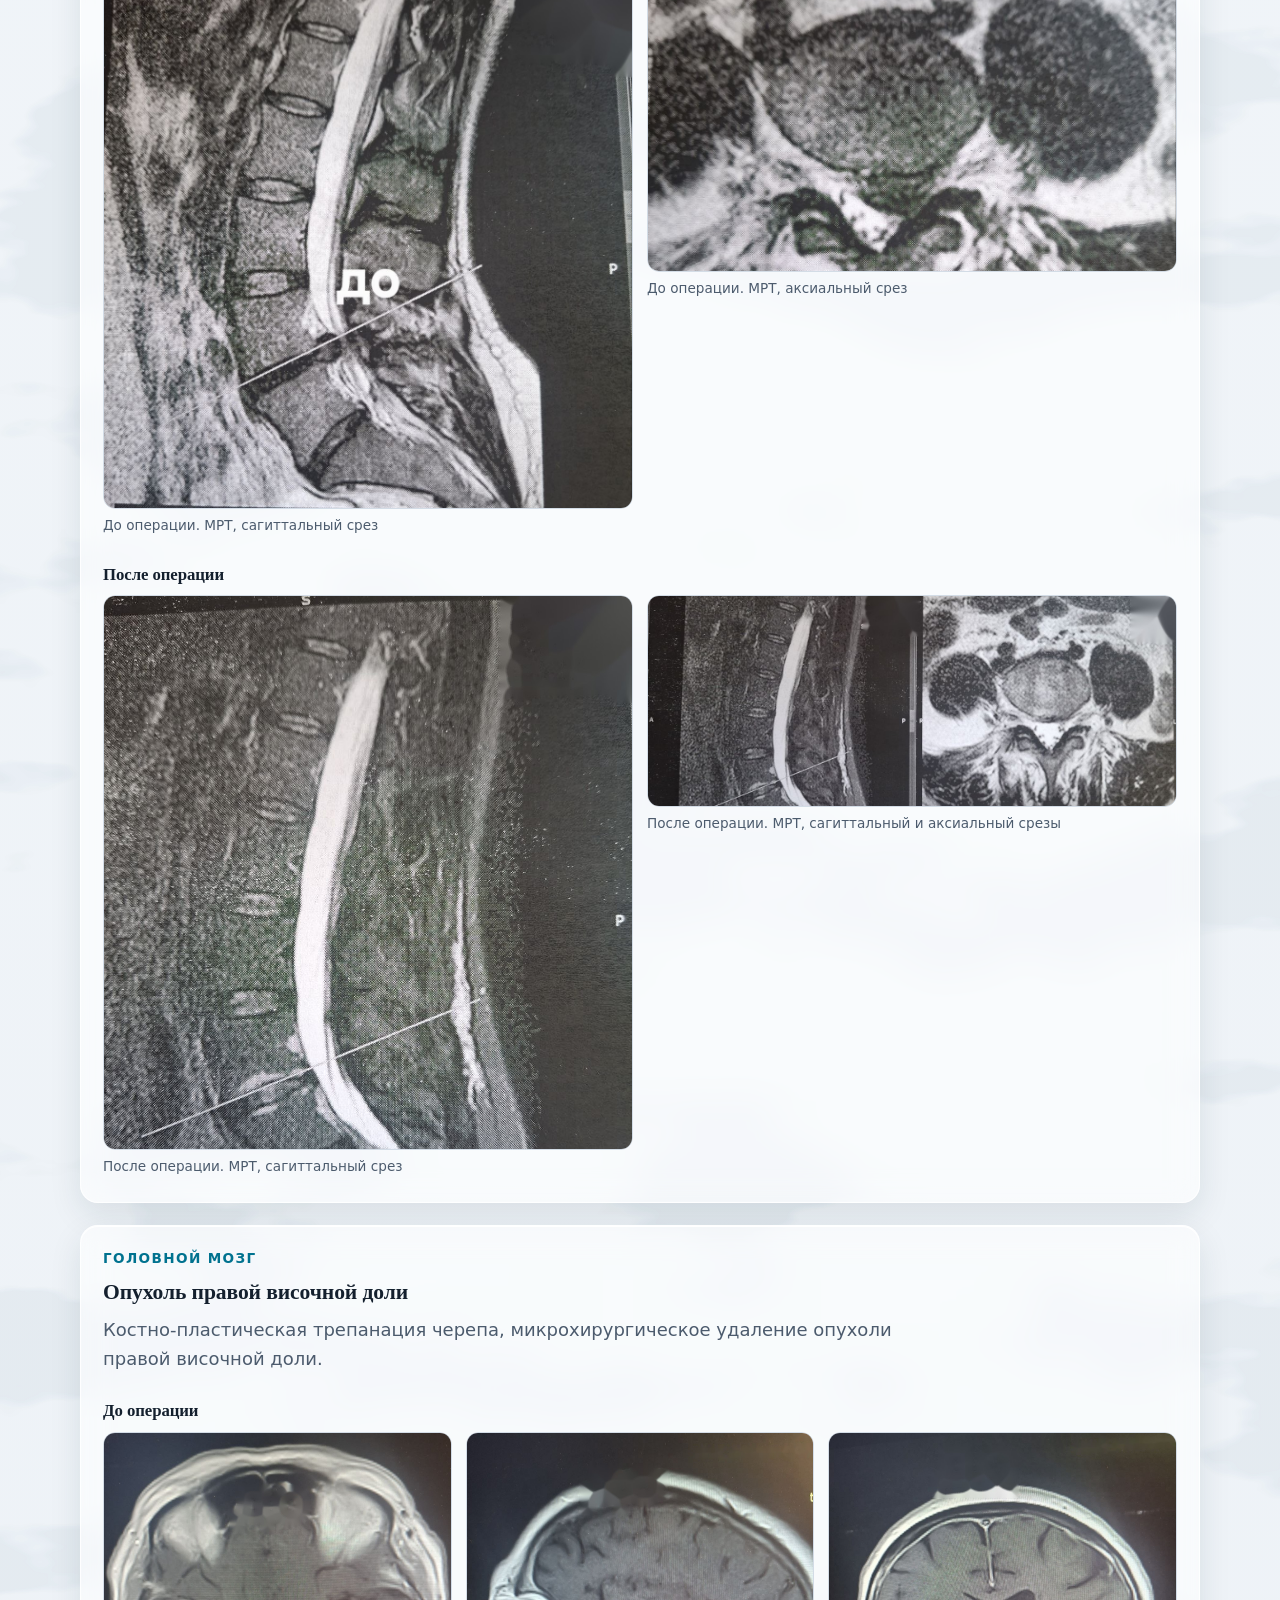
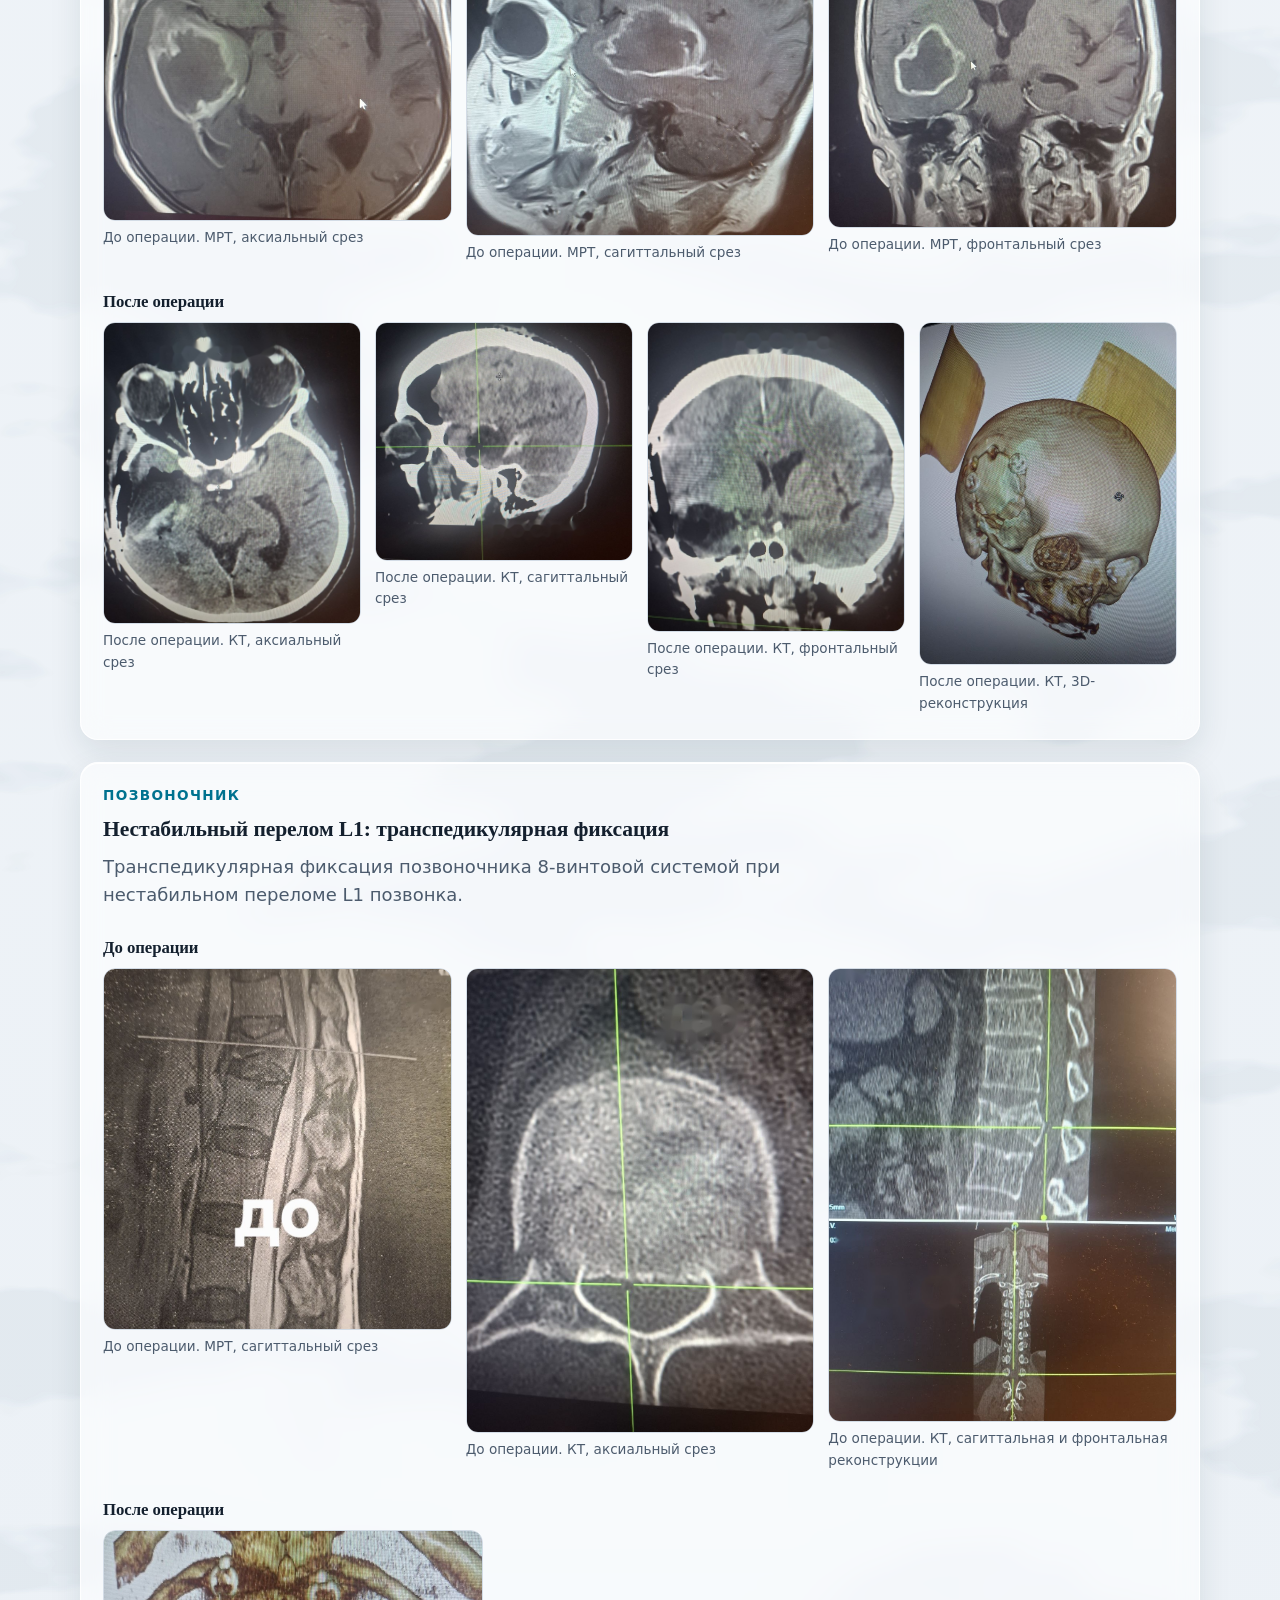
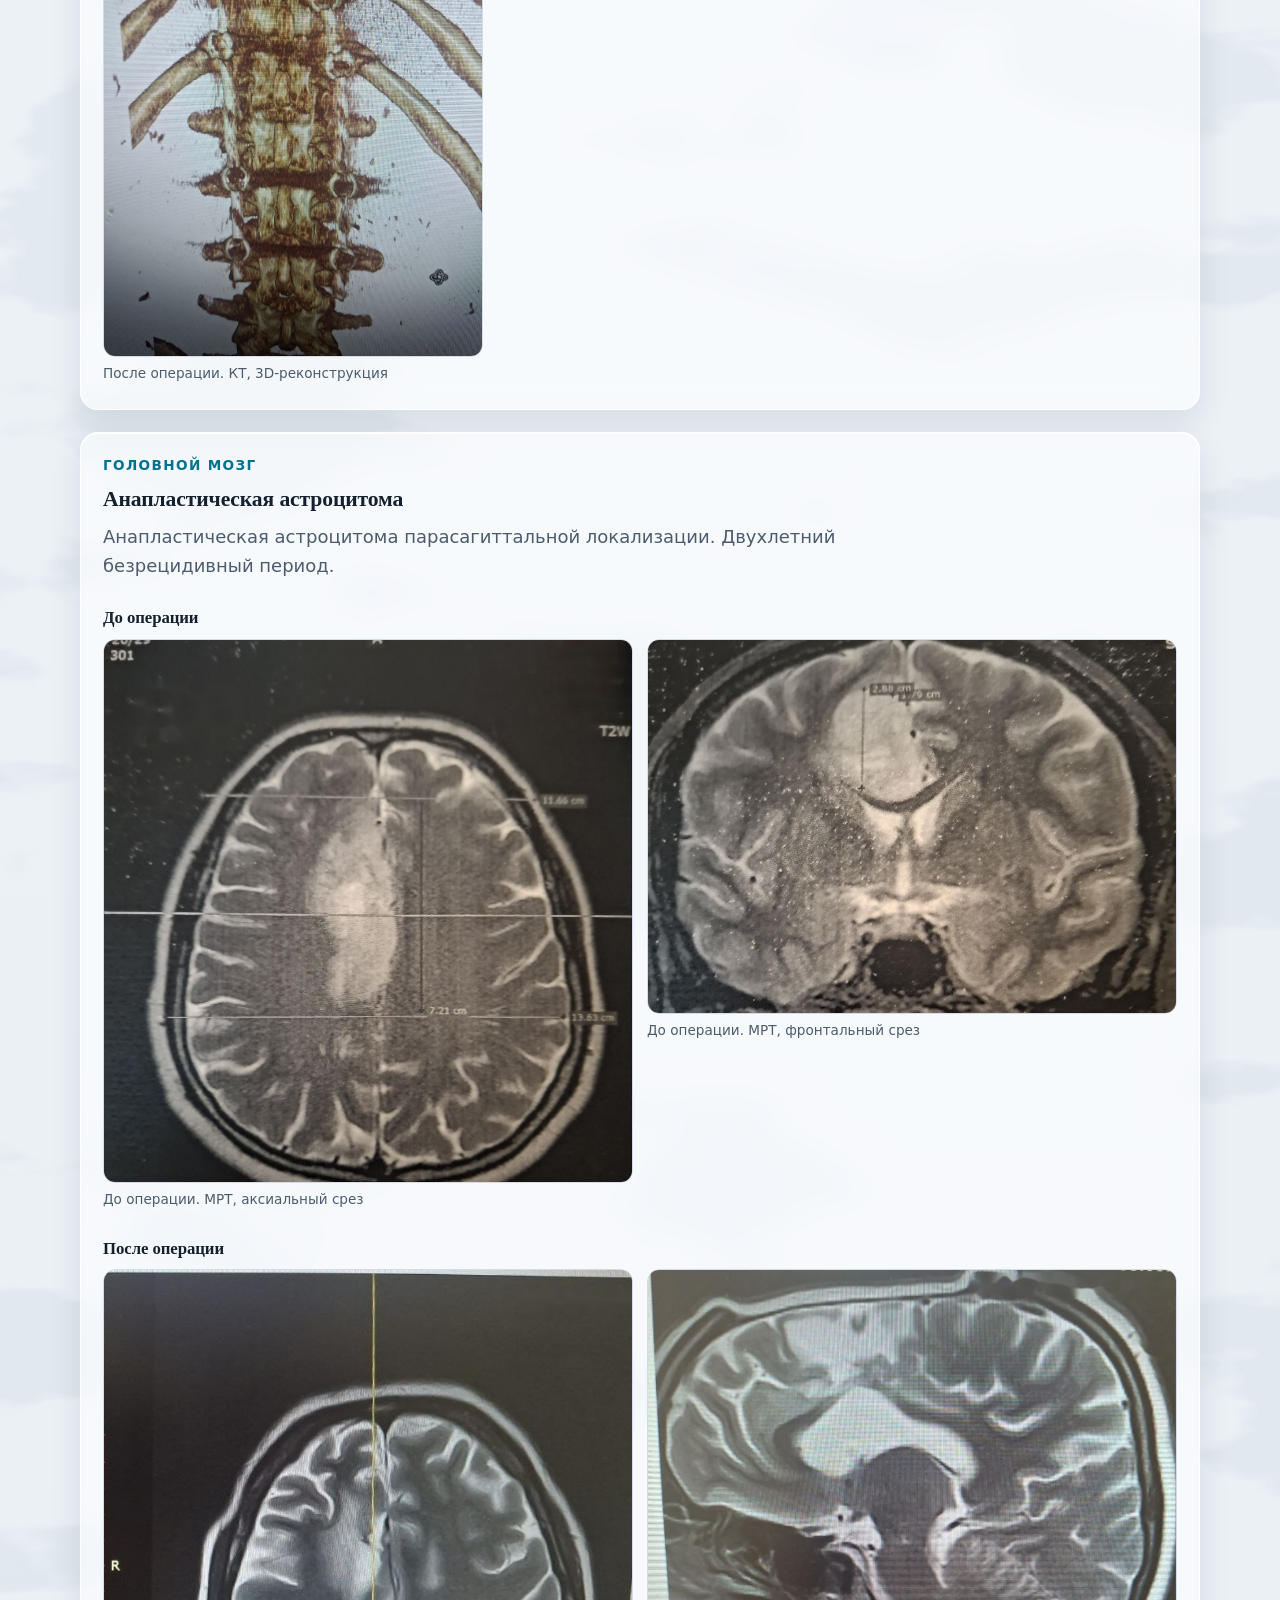
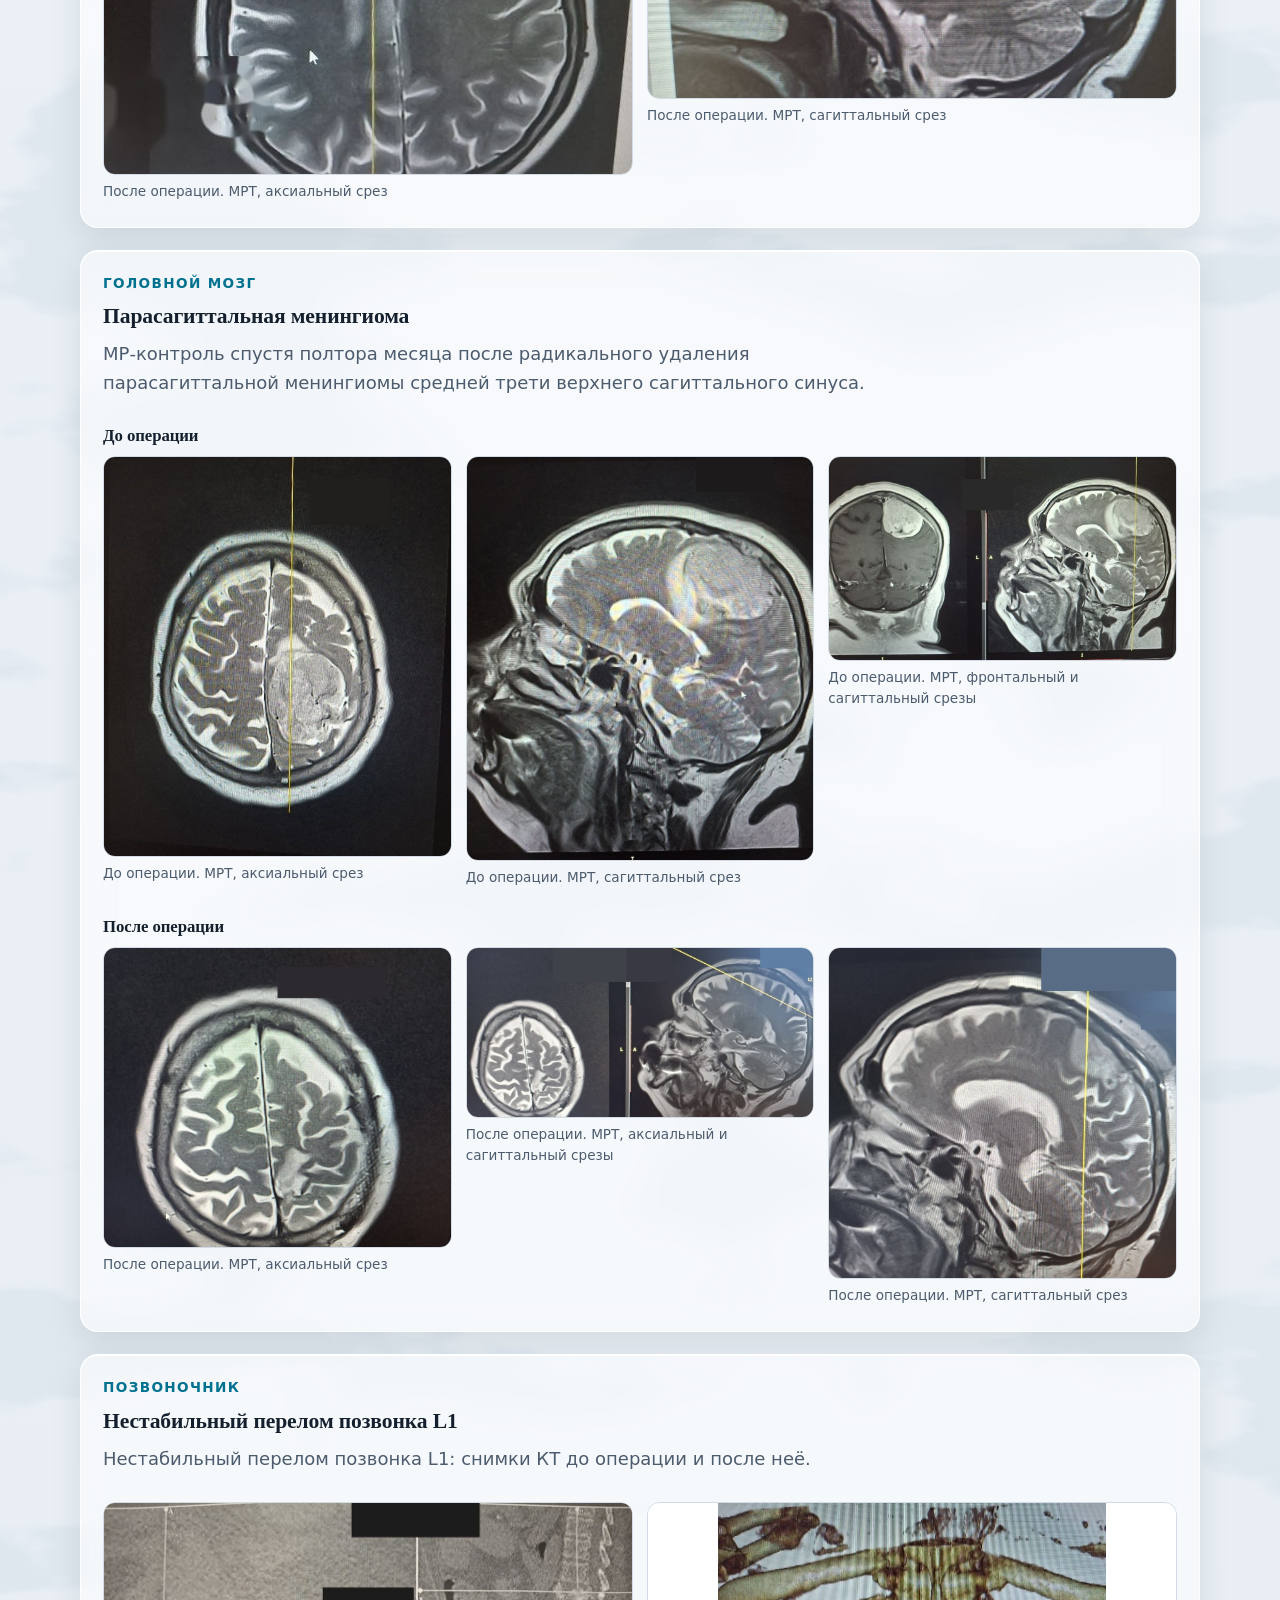
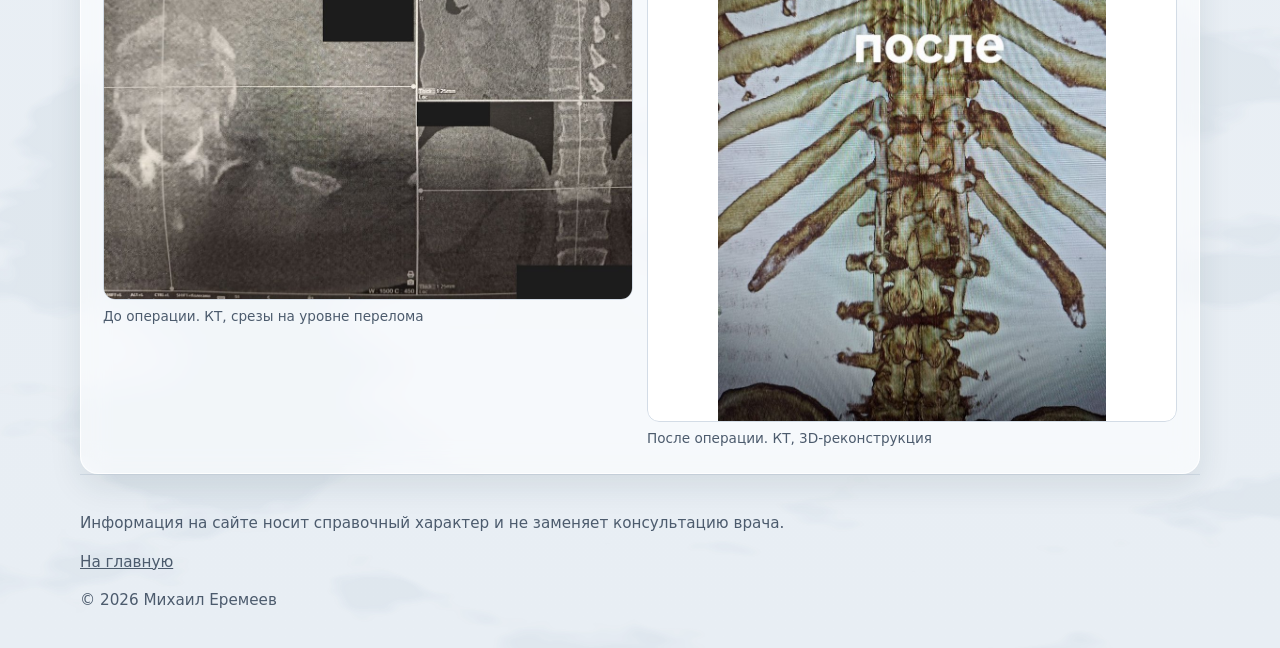
<file: cases.html>
<!doctype html>
<html lang="ru">
<head>
<meta charset="utf-8">
<meta name="viewport" content="width=device-width, initial-scale=1">
<title>Клинические случаи – нейрохирург Михаил Еремеев</title>
<meta name="description" content="Клинические случаи: разборы диагностики и хирургической тактики нейрохирурга Михаила Еремеева. Материалы носят информационный характер.">
<meta name="robots" content="noindex">
<link rel="icon" type="image/png" sizes="120x120" href="favicon-120x120.png">
<link rel="icon" type="image/x-icon" href="favicon.ico" sizes="any">
<link rel="icon" type="image/png" sizes="48x48" href="favicon-48x48.png">
<link rel="icon" type="image/png" sizes="32x32" href="favicon-32x32.png">
<link rel="apple-touch-icon" sizes="180x180" href="apple-touch-icon.png">
<link rel="stylesheet" href="styles.css">
<link rel="stylesheet" href="glass.css">

</head>
<body>

<div class="notice" role="note">Имеются противопоказания. Необходима консультация специалиста.</div>
<div class="wrap">
  <header class="header">
    <a class="brand" href="index.html"><img class="brand-logo" src="logo.png" alt="" width="64" height="64"><span>Михаил Еремеев<small>нейрохирург</small></span></a>
    <nav class="nav" aria-label="Разделы">
      <a href="index.html#napravleniya">Направления</a>
      <a href="index.html#priem">Приём</a>
      <a href="index.html#vrach">О враче</a>
      <a href="index.html#voprosy">Вопросы</a>
      <a href="cases.html" aria-current="page">Клинические случаи</a>
      <a href="index.html#zapis">Контакты</a>
    </nav>
    <a class="header-phone" href="tel:+79901428383">+7 (990) 142-83-83</a>
  </header>
  <main id="top">
    <div class="page-head">
      <h1>Клинические случаи</h1>
      <p>Разборы того, как ставится диагноз и как выбирается тактика лечения. Материалы информационные, они не заменяют консультацию врача.</p>
      <p class="case-note">Публикации подготовлены с письменного согласия пациентов, личные данные удалены. Течение болезни и результат лечения у каждого человека свои, исход одного случая нельзя переносить на другой.</p>
      <p>Новые случаи врач публикует в <a href="https://t.me/eremeevmd" rel="noopener" target="_blank">Telegram-канале @EREMEEVMD</a>.</p>
    </div>
    <div class="case-list">
      <article class="case">
        <div class="case-head">
          <p class="eyebrow">Головной мозг</p>
          <h2>Гигантская конвекситальная менингиома левой лобно-теменной области</h2>
          <p>Опухоль левой лобно-теменной доли в области центральных извилин, с выраженной общемозговой симптоматикой, слабостью в правых конечностях и нарушением речи. Из-за размеров опухоли лечение разделено на два этапа. Первым этапом выполнена резекция лобной и теменной кости. Через неделю под операционным микроскопом опухоль удалена, твёрдая мозговая оболочка восстановлена пластикой апоневрозом, а костный дефект закрыт титановой пластиной.</p>
        </div>
        <div class="case-set"><h3>До операции</h3><div class="case-figs"><figure><a href="cases/case8-pre-axial.jpg" target="_blank" rel="noopener"><img src="cases/case8-pre-axial.jpg" alt="МРТ головного мозга до операции, аксиальный срез" loading="lazy"></a><figcaption>До операции. МРТ, аксиальный срез</figcaption></figure><figure><a href="cases/case8-pre-sagittal.jpg" target="_blank" rel="noopener"><img src="cases/case8-pre-sagittal.jpg" alt="МРТ головного мозга до операции, сагиттальный срез" loading="lazy"></a><figcaption>До операции. МРТ, сагиттальный срез</figcaption></figure><figure><a href="cases/case8-pre-coronal.jpg" target="_blank" rel="noopener"><img src="cases/case8-pre-coronal.jpg" alt="МРТ головного мозга до операции, корональный срез" loading="lazy"></a><figcaption>До операции. МРТ, корональный срез</figcaption></figure></div></div>
        <div class="case-set"><h3>После операции</h3><div class="case-figs"><figure><a href="cases/case8-post-axial.jpg" target="_blank" rel="noopener"><img src="cases/case8-post-axial.jpg" alt="КТ головного мозга после операции, аксиальный срез" loading="lazy"></a><figcaption>После операции. КТ, аксиальный срез</figcaption></figure><figure><a href="cases/case8-post-sagittal.jpg" target="_blank" rel="noopener"><img src="cases/case8-post-sagittal.jpg" alt="КТ головного мозга после операции, сагиттальный срез" loading="lazy"></a><figcaption>После операции. КТ, сагиттальный срез</figcaption></figure><figure><a href="cases/case8-post-3d.jpg" target="_blank" rel="noopener"><img src="cases/case8-post-3d.jpg" alt="Трёхмерная реконструкция КТ черепа с титановой пластиной" loading="lazy"></a><figcaption>После операции. 3D-реконструкция КТ: титановая пластина</figcaption></figure></div></div>
        <div class="case-set case-video"><h3>Видео операции</h3><p class="video-warn">Видео содержит кадры хирургического вмешательства.</p><video controls preload="none" playsinline poster="cases/case8-video-poster.jpg" width="720" height="1280"><source src="cases/case8-video.mp4" type="video/mp4">Ваш браузер не поддерживает видео. <a href="cases/case8-video.mp4">Скачать видео</a></video></div>
      </article>
      <article class="case">
        <div class="case-head">
          <p class="eyebrow">Головной мозг</p>
          <h2>Опухоль правой лобной и теменной долей</h2>
          <p>Объёмное образование в области центральных извилин с парасагиттальным распространением, с признаками повышенного внутричерепного давления и смещения структур мозга. Выполнена резекционная трепанация черепа в правой лобно-теменной области. Под операционным микроскопом опухоль выделена из мозговой ткани и удалена единым блоком. Костный дефект закрыт в ту же операцию титановой пластиной, смоделированной по форме трепанационного окна. Ткань опухоли направлена на гистологическое исследование.</p>
        </div>
        <div class="case-set"><h3>До операции</h3><div class="case-figs"><figure><a href="cases/case7-pre-axial.jpg" target="_blank" rel="noopener"><img src="cases/case7-pre-axial.jpg" alt="МРТ головного мозга до операции, аксиальный срез" loading="lazy"></a><figcaption>До операции. МРТ, аксиальный срез</figcaption></figure><figure><a href="cases/case7-pre-coronal.jpg" target="_blank" rel="noopener"><img src="cases/case7-pre-coronal.jpg" alt="МРТ головного мозга до операции, корональный срез" loading="lazy"></a><figcaption>До операции. МРТ, корональный срез</figcaption></figure><figure><a href="cases/case7-pre-sagittal.jpg" target="_blank" rel="noopener"><img src="cases/case7-pre-sagittal.jpg" alt="МРТ головного мозга до операции, сагиттальный срез" loading="lazy"></a><figcaption>До операции. МРТ, сагиттальный срез</figcaption></figure></div></div>
        <div class="case-set"><h3>После операции</h3><div class="case-figs"><figure><a href="cases/case7-post-axial.jpg" target="_blank" rel="noopener"><img src="cases/case7-post-axial.jpg" alt="КТ головного мозга после операции, аксиальный срез" loading="lazy"></a><figcaption>После операции. КТ, аксиальный срез</figcaption></figure><figure><a href="cases/case7-post-sagittal.jpg" target="_blank" rel="noopener"><img src="cases/case7-post-sagittal.jpg" alt="КТ головного мозга после операции, сагиттальный срез" loading="lazy"></a><figcaption>После операции. КТ, сагиттальный срез</figcaption></figure><figure><a href="cases/case7-post-coronal.jpg" target="_blank" rel="noopener"><img src="cases/case7-post-coronal.jpg" alt="КТ головного мозга после операции, корональный срез" loading="lazy"></a><figcaption>После операции. КТ, корональный срез</figcaption></figure><figure><a href="cases/case7-post-3d.jpg" target="_blank" rel="noopener"><img src="cases/case7-post-3d.jpg" alt="Трёхмерная реконструкция КТ черепа с титановой пластиной" loading="lazy"></a><figcaption>После операции. 3D-реконструкция КТ: титановая пластина</figcaption></figure></div></div>
        <div class="case-set case-video"><h3>Видео операции</h3><p class="video-warn">Видео содержит кадры хирургического вмешательства.</p><video controls preload="none" playsinline poster="cases/case7-video-poster.jpg" width="720" height="1280"><source src="cases/case7-video.mp4" type="video/mp4">Ваш браузер не поддерживает видео. <a href="cases/case7-video.mp4">Скачать видео</a></video></div>
      </article>
      <article class="case">
        <div class="case-head">
          <p class="eyebrow">Позвоночник</p>
          <h2>Грыжа диска L4-L5</h2>
          <p>Результаты микрохирургического удаления грыжи диска L4-L5.</p>
        </div>
        <div class="case-set"><h3>До операции</h3><div class="case-figs"><figure><a href="cases/case6-pre-sagittal.jpg" target="_blank" rel="noopener"><img src="cases/case6-pre-sagittal.jpg" alt="МРТ поясничного отдела позвоночника до операции, сагиттальный срез" loading="lazy"></a><figcaption>До операции. МРТ, сагиттальный срез</figcaption></figure><figure><a href="cases/case6-pre-axial.jpg" target="_blank" rel="noopener"><img src="cases/case6-pre-axial.jpg" alt="МРТ поясничного отдела позвоночника до операции, аксиальный срез" loading="lazy"></a><figcaption>До операции. МРТ, аксиальный срез</figcaption></figure></div></div>
        <div class="case-set"><h3>После операции</h3><div class="case-figs"><figure><a href="cases/case6-post-sagittal.jpg" target="_blank" rel="noopener"><img src="cases/case6-post-sagittal.jpg" alt="МРТ поясничного отдела позвоночника после операции, сагиттальный срез" loading="lazy"></a><figcaption>После операции. МРТ, сагиттальный срез</figcaption></figure><figure><a href="cases/case6-post-sagittal-axial.jpg" target="_blank" rel="noopener"><img src="cases/case6-post-sagittal-axial.jpg" alt="МРТ поясничного отдела позвоночника после операции, сагиттальный и аксиальный срезы" loading="lazy"></a><figcaption>После операции. МРТ, сагиттальный и аксиальный срезы</figcaption></figure></div></div>
      </article>
      <article class="case">
        <div class="case-head">
          <p class="eyebrow">Головной мозг</p>
          <h2>Опухоль правой височной доли</h2>
          <p>Костно-пластическая трепанация черепа, микрохирургическое удаление опухоли правой височной доли.</p>
        </div>
        <div class="case-set"><h3>До операции</h3><div class="case-figs"><figure><a href="cases/case5-pre-axial.jpg" target="_blank" rel="noopener"><img src="cases/case5-pre-axial.jpg" alt="МРТ головного мозга до операции, аксиальный срез" loading="lazy"></a><figcaption>До операции. МРТ, аксиальный срез</figcaption></figure><figure><a href="cases/case5-pre-sagittal.jpg" target="_blank" rel="noopener"><img src="cases/case5-pre-sagittal.jpg" alt="МРТ головного мозга до операции, сагиттальный срез" loading="lazy"></a><figcaption>До операции. МРТ, сагиттальный срез</figcaption></figure><figure><a href="cases/case5-pre-coronal.jpg" target="_blank" rel="noopener"><img src="cases/case5-pre-coronal.jpg" alt="МРТ головного мозга до операции, фронтальный срез" loading="lazy"></a><figcaption>До операции. МРТ, фронтальный срез</figcaption></figure></div></div>
        <div class="case-set"><h3>После операции</h3><div class="case-figs"><figure><a href="cases/case5-post-axial.jpg" target="_blank" rel="noopener"><img src="cases/case5-post-axial.jpg" alt="КТ головного мозга после операции, аксиальный срез" loading="lazy"></a><figcaption>После операции. КТ, аксиальный срез</figcaption></figure><figure><a href="cases/case5-post-sagittal.jpg" target="_blank" rel="noopener"><img src="cases/case5-post-sagittal.jpg" alt="КТ головного мозга после операции, сагиттальный срез" loading="lazy"></a><figcaption>После операции. КТ, сагиттальный срез</figcaption></figure><figure><a href="cases/case5-post-coronal.jpg" target="_blank" rel="noopener"><img src="cases/case5-post-coronal.jpg" alt="КТ головного мозга после операции, фронтальный срез" loading="lazy"></a><figcaption>После операции. КТ, фронтальный срез</figcaption></figure><figure><a href="cases/case5-post-ct3d.jpg" target="_blank" rel="noopener"><img src="cases/case5-post-ct3d.jpg" alt="КТ черепа после операции, 3D-реконструкция" loading="lazy"></a><figcaption>После операции. КТ, 3D-реконструкция</figcaption></figure></div></div>
      </article>
      <article class="case">
        <div class="case-head">
          <p class="eyebrow">Позвоночник</p>
          <h2>Нестабильный перелом L1: транспедикулярная фиксация</h2>
          <p>Транспедикулярная фиксация позвоночника 8-винтовой системой при нестабильном переломе L1 позвонка.</p>
        </div>
        <div class="case-set"><h3>До операции</h3><div class="case-figs"><figure><a href="cases/case4-pre-mri-sagittal.jpg" target="_blank" rel="noopener"><img src="cases/case4-pre-mri-sagittal.jpg" alt="МРТ позвоночника до операции, сагиттальный срез" loading="lazy"></a><figcaption>До операции. МРТ, сагиттальный срез</figcaption></figure><figure><a href="cases/case4-pre-ct-axial.jpg" target="_blank" rel="noopener"><img src="cases/case4-pre-ct-axial.jpg" alt="КТ позвонка до операции, аксиальный срез" loading="lazy"></a><figcaption>До операции. КТ, аксиальный срез</figcaption></figure><figure><a href="cases/case4-pre-ct-reformat.jpg" target="_blank" rel="noopener"><img src="cases/case4-pre-ct-reformat.jpg" alt="КТ позвоночника до операции, сагиттальная и фронтальная реконструкции" loading="lazy"></a><figcaption>До операции. КТ, сагиттальная и фронтальная реконструкции</figcaption></figure></div></div>
        <div class="case-set"><h3>После операции</h3><div class="case-figs"><figure><a href="cases/case4-post-ct3d.jpg" target="_blank" rel="noopener"><img src="cases/case4-post-ct3d.jpg" alt="КТ позвоночника после операции, 3D-реконструкция" loading="lazy"></a><figcaption>После операции. КТ, 3D-реконструкция</figcaption></figure></div></div>
      </article>
      <article class="case">
        <div class="case-head">
          <p class="eyebrow">Головной мозг</p>
          <h2>Анапластическая астроцитома</h2>
          <p>Анапластическая астроцитома парасагиттальной локализации. Двухлетний безрецидивный период.</p>
        </div>
        <div class="case-set"><h3>До операции</h3><div class="case-figs"><figure><a href="cases/case3-pre-axial.jpg" target="_blank" rel="noopener"><img src="cases/case3-pre-axial.jpg" alt="МРТ головного мозга до операции, аксиальный срез" loading="lazy"></a><figcaption>До операции. МРТ, аксиальный срез</figcaption></figure><figure><a href="cases/case3-pre-coronal.jpg" target="_blank" rel="noopener"><img src="cases/case3-pre-coronal.jpg" alt="МРТ головного мозга до операции, фронтальный срез" loading="lazy"></a><figcaption>До операции. МРТ, фронтальный срез</figcaption></figure></div></div>
        <div class="case-set"><h3>После операции</h3><div class="case-figs"><figure><a href="cases/case3-post-axial.jpg" target="_blank" rel="noopener"><img src="cases/case3-post-axial.jpg" alt="МРТ головного мозга после операции, аксиальный срез" loading="lazy"></a><figcaption>После операции. МРТ, аксиальный срез</figcaption></figure><figure><a href="cases/case3-post-sagittal.jpg" target="_blank" rel="noopener"><img src="cases/case3-post-sagittal.jpg" alt="МРТ головного мозга после операции, сагиттальный срез" loading="lazy"></a><figcaption>После операции. МРТ, сагиттальный срез</figcaption></figure></div></div>
      </article>
      <article class="case">
        <div class="case-head">
          <p class="eyebrow">Головной мозг</p>
          <h2>Парасагиттальная менингиома</h2>
          <p>МР-контроль спустя полтора месяца после радикального удаления парасагиттальной менингиомы средней трети верхнего сагиттального синуса.</p>
        </div>
        <div class="case-set"><h3>До операции</h3><div class="case-figs"><figure><a href="cases/case2-pre-axial.jpg" target="_blank" rel="noopener"><img src="cases/case2-pre-axial.jpg" alt="МРТ головного мозга до операции, аксиальный срез" loading="lazy"></a><figcaption>До операции. МРТ, аксиальный срез</figcaption></figure><figure><a href="cases/case2-pre-sagittal.jpg" target="_blank" rel="noopener"><img src="cases/case2-pre-sagittal.jpg" alt="МРТ головного мозга до операции, сагиттальный срез" loading="lazy"></a><figcaption>До операции. МРТ, сагиттальный срез</figcaption></figure><figure><a href="cases/case2-pre-coronal-sagittal.jpg" target="_blank" rel="noopener"><img src="cases/case2-pre-coronal-sagittal.jpg" alt="МРТ головного мозга до операции, фронтальный и сагиттальный срезы" loading="lazy"></a><figcaption>До операции. МРТ, фронтальный и сагиттальный срезы</figcaption></figure></div></div>
        <div class="case-set"><h3>После операции</h3><div class="case-figs"><figure><a href="cases/case2-post-axial.jpg" target="_blank" rel="noopener"><img src="cases/case2-post-axial.jpg" alt="МРТ головного мозга после операции, аксиальный срез" loading="lazy"></a><figcaption>После операции. МРТ, аксиальный срез</figcaption></figure><figure><a href="cases/case2-post-axial-sagittal.jpg" target="_blank" rel="noopener"><img src="cases/case2-post-axial-sagittal.jpg" alt="МРТ головного мозга после операции, аксиальный и сагиттальный срезы" loading="lazy"></a><figcaption>После операции. МРТ, аксиальный и сагиттальный срезы</figcaption></figure><figure><a href="cases/case2-post-sagittal.jpg" target="_blank" rel="noopener"><img src="cases/case2-post-sagittal.jpg" alt="МРТ головного мозга после операции, сагиттальный срез" loading="lazy"></a><figcaption>После операции. МРТ, сагиттальный срез</figcaption></figure></div></div>
      </article>
      <article class="case">
        <div class="case-head">
          <p class="eyebrow">Позвоночник</p>
          <h2>Нестабильный перелом позвонка L1</h2>
          <p>Нестабильный перелом позвонка L1: снимки КТ до операции и после неё.</p>
        </div>
        <div class="case-set case-set--wide"><div class="case-figs"><figure><a href="cases/case1-pre-ct.jpg" target="_blank" rel="noopener"><img src="cases/case1-pre-ct.jpg" alt="КТ позвоночника до операции" loading="lazy"></a><figcaption>До операции. КТ, срезы на уровне перелома</figcaption></figure><figure><a href="cases/case1-post-ct3d.jpg" target="_blank" rel="noopener"><img src="cases/case1-post-ct3d.jpg" alt="КТ позвоночника после операции, 3D-реконструкция" loading="lazy"></a><figcaption>После операции. КТ, 3D-реконструкция</figcaption></figure></div></div>
      </article>
    </div>
  </main>
  <footer class="footer">
    <p>Информация на сайте носит справочный характер и не заменяет консультацию врача.</p>
    <p><a href="index.html">На главную</a></p>
    <p>© <span id="year">2026</span> Михаил Еремеев</p>
  </footer>
</div>
<div class="dock">
  <a class="btn btn-ghost" href="tel:+79901428383">Позвонить</a>
  <a class="btn btn-primary" href="index.html#zapis">Записаться</a>
</div>
<script>
document.getElementById('year').textContent = new Date().getFullYear();
</script>

</body>
</html>
</file>
<file: styles.css>
/* Сайт нейрохирурга Михаила Еремеева.
   Композиция: спокойная светлая страница, один акцент (глубокий сине-зелёный),
   тёплый графит для текста, крупные читаемые размеры для людей старшего возраста.
   Шрифты системные, без внешних сервисов. */

:root {
  --bg: #F2F5F8;
  --surface: #FFFFFF;
  --ink: #14202E;
  --muted: #4C5B6D;
  --line: #D3DCE6;
  --accent: #0B2F6B;
  --accent-hover: #082250;
  --accent-soft: #E1F0F7;
  --on-accent: #FFFFFF;
  --cyan: #00A8C8;
  --cyan-text: #00728F;
  --notice-bg: #EFE5CC;
  --notice-ink: #3A3120;
  --todo-bg: #FBF3DC;
  --todo-ink: #6B5416;

  --display: "Iowan Old Style", "Palatino Linotype", Palatino, "Book Antiqua", Georgia, serif;
  --body: system-ui, -apple-system, "Segoe UI", Roboto, "Helvetica Neue", Arial, sans-serif;

  --radius: 10px;
  --maxw: 1120px;
}

@media (prefers-color-scheme: dark) {
  :root:not([data-theme="light"]) {
    --bg: #0A1424;
    --surface: #101D33;
    --ink: #E6EEF5;
    --muted: #A3B5CA;
    --line: #24344F;
    --accent: #5FD0E8;
    --accent-hover: #8FE0F1;
    --accent-soft: #12303F;
    --on-accent: #04202B;
    --notice-bg: #3A3220;
    --notice-ink: #F0E3C4;
    --todo-bg: #3A3118;
    --todo-ink: #EAD9A0;
    --cyan: #5FD0E8;
    --cyan-text: #5FD0E8;
    color-scheme: dark;
  }
}

:root[data-theme="dark"] {
  --bg: #0A1424;
  --surface: #101D33;
  --ink: #E6EEF5;
  --muted: #A3B5CA;
  --line: #24344F;
  --accent: #5FD0E8;
  --accent-hover: #8FE0F1;
  --accent-soft: #12303F;
  --on-accent: #04202B;
  --notice-bg: #3A3220;
  --notice-ink: #F0E3C4;
  --todo-bg: #3A3118;
  --todo-ink: #EAD9A0;
  --cyan: #5FD0E8;
  --cyan-text: #5FD0E8;
  color-scheme: dark;
}

*, *::before, *::after { box-sizing: border-box; }

html { scroll-behavior: smooth; }

body {
  margin: 0;
  background: var(--bg);
  color: var(--ink);
  font-family: var(--body);
  font-size: 18px;
  line-height: 1.6;
  padding-left: max(16px, env(safe-area-inset-left, 0px));
  padding-right: max(16px, env(safe-area-inset-right, 0px));
  padding-block: 0 84px;
}

img { max-width: 100%; display: block; }

a { color: var(--accent); }

h1, h2, h3 {
  font-family: var(--display);
  font-weight: 600;
  line-height: 1.2;
  margin: 0;
  text-wrap: balance;
  letter-spacing: -0.005em;
}

h2 { font-size: clamp(1.7rem, 4.2vw, 2.25rem); }
h3 { font-size: 1.25rem; }

p { margin: 0; }

:focus-visible {
  outline: 3px solid var(--accent);
  outline-offset: 3px;
  border-radius: 4px;
}

.wrap { max-width: var(--maxw); margin: 0 auto; }

/* Полоса о противопоказаниях: ч. 7 ст. 24 38-ФЗ, не меньше 5% площади */
.notice {
  background: var(--notice-bg);
  color: var(--notice-ink);
  margin-left: calc(-1 * max(16px, env(safe-area-inset-left, 0px)));
  margin-right: calc(-1 * max(16px, env(safe-area-inset-right, 0px)));
  padding: 14px max(16px, env(safe-area-inset-right, 0px)) 14px max(16px, env(safe-area-inset-left, 0px));
  text-align: center;
  font-weight: 600;
  font-size: 1.05rem;
  line-height: 1.4;
}

/* Макетная плашка: убирается при публикации */
.mockbar {
  background: var(--ink);
  color: var(--bg);
  margin-left: calc(-1 * max(16px, env(safe-area-inset-left, 0px)));
  margin-right: calc(-1 * max(16px, env(safe-area-inset-right, 0px)));
  padding: 6px 16px;
  font-size: 0.8rem;
  text-align: center;
  letter-spacing: 0.04em;
}

/* Шапка */
.header {
  display: flex;
  align-items: center;
  justify-content: space-between;
  gap: 16px;
  padding-block: 16px;
}

.brand { font-family: var(--display); font-size: 1.2rem; font-weight: 600; color: var(--ink); text-decoration: none; }
.brand { display: inline-flex; align-items: center; gap: 12px; }
.brand-logo { width: 58px; height: 58px; border-radius: 13px; flex: none; }
@media (min-width: 760px) { .brand-logo { width: 64px; height: 64px; border-radius: 14px; } .brand { font-size: 1.3rem; } }
.brand small { display: block; font-family: var(--body); font-weight: 400; font-size: 0.82rem; color: var(--muted); letter-spacing: 0.02em; }

.nav { display: none; gap: 26px; }
.nav a { color: var(--ink); text-decoration: none; font-size: 1rem; }
.nav a:hover { color: var(--accent); text-decoration: underline; text-underline-offset: 4px; }

.header-phone { display: none; font-weight: 600; text-decoration: none; color: var(--ink); white-space: nowrap; }

/* Кнопки */
.btn {
  display: inline-flex;
  align-items: center;
  justify-content: center;
  min-height: 52px;
  padding: 0 28px;
  border-radius: var(--radius);
  font: 600 1.05rem var(--body);
  text-decoration: none;
  cursor: pointer;
  border: 2px solid var(--accent);
  transition: background-color 0.15s, color 0.15s;
}
.btn-primary { background: var(--accent); color: var(--on-accent); }
.btn-primary:hover { background: var(--accent-hover); border-color: var(--accent-hover); }
.btn-ghost { background: transparent; color: var(--accent); }
.btn-ghost:hover { background: var(--accent-soft); }

/* Первый экран */
.hero {
  display: grid;
  gap: 32px;
  padding-block: 28px 56px;
}

.eyebrow {
  font-size: 0.85rem;
  letter-spacing: 0.1em;
  text-transform: uppercase;
  color: var(--accent);
  font-weight: 600;
}

.hero h1 { font-size: clamp(2.3rem, 7vw, 3.6rem); margin-top: 10px; }
.hero .role { font-family: var(--display); font-size: clamp(1.15rem, 3vw, 1.45rem); margin-top: 14px; color: var(--ink); }
.hero .lead { margin-top: 18px; max-width: 34em; color: var(--muted); }
.hero-actions { display: flex; flex-wrap: wrap; gap: 12px; margin-top: 28px; }

.hero-tags { display: flex; flex-wrap: wrap; gap: 8px; margin-top: 26px; padding: 0; list-style: none; }
.hero-tags li { background: var(--accent-soft); color: var(--accent); border-radius: 999px; padding: 6px 16px; font-size: 0.95rem; font-weight: 600; }

/* Слот фото. Если файла нет, показывается подпись с именем файла. */
.photo {
  position: relative;
  width: 100%;
  aspect-ratio: 4 / 5;
  max-width: 100%;
  border-radius: var(--radius);
  background: var(--accent-soft);
  overflow: hidden;
  display: flex;
  align-items: center;
  justify-content: center;
  text-align: center;
  color: var(--accent);
  font-size: 0.95rem;
  line-height: 1.4;
  padding: 24px;
  border: 1px solid var(--line);
}
.photo img { position: absolute; inset: 0; width: 100%; height: 100%; object-fit: cover; }
.photo code { display: block; margin-top: 6px; font-size: 0.85rem; color: var(--muted); }
.photo-wide { aspect-ratio: 16 / 9; }
.photo-square { aspect-ratio: 1 / 1; }
.photo-tall { aspect-ratio: 3 / 4; padding: 8px; }
.photo-square img { object-position: center 20%; }
.about-media { display: grid; gap: 12px; align-content: start; min-width: 0; }
.pair { display: grid; grid-template-columns: 1fr 1fr; gap: 12px; }

/* Разделы */
.section { padding-block: 56px; border-top: 1px solid var(--line); }
.section-head { max-width: 40em; margin-bottom: 32px; }
.section-head p { margin-top: 12px; color: var(--muted); }

/* Направления */
.cards { display: grid; gap: 16px; }
.card {
  background: var(--surface);
  border: 1px solid var(--line);
  border-radius: var(--radius);
  padding: 24px;
  display: flex;
  flex-direction: column;
  gap: 12px;
  min-width: 0;
}
.card .symptoms { color: var(--muted); font-size: 1rem; }
.card .symptoms strong { color: var(--ink); }
.card .how { font-size: 1rem; }
.card-todo { border-style: dashed; background: var(--todo-bg); color: var(--todo-ink); }
.card-todo h3, .card-todo .symptoms, .card-todo .symptoms strong { color: var(--todo-ink); }

/* Консультация */
.consult { display: grid; gap: 40px; }
.steps { list-style: none; counter-reset: step; margin: 0; padding: 0; display: grid; gap: 24px; }
.steps li { counter-increment: step; display: grid; grid-template-columns: 44px 1fr; gap: 16px; align-items: start; }
.steps li::before {
  content: counter(step);
  width: 38px; height: 38px;
  border-radius: 50%;
  background: var(--accent-soft);
  color: var(--accent);
  border: 1px solid rgba(0, 168, 200, 0.35);
  display: flex; align-items: center; justify-content: center;
  font-family: var(--display);
  font-size: 1.2rem;
  font-weight: 600;
}
.steps h3 { margin-bottom: 4px; }
.steps p { color: var(--muted); font-size: 1rem; }

.bring { background: var(--surface); border: 1px solid var(--line); border-radius: var(--radius); padding: 28px; align-self: start; }
.bring h3 { margin-bottom: 14px; }
.bring ul { margin: 0; padding-left: 1.2em; display: grid; gap: 10px; }
.bring li::marker { color: var(--accent); }

/* О враче */
.about { display: grid; gap: 32px; }
.about .text { display: grid; gap: 18px; align-content: start; }
.facts { margin: 8px 0 0; display: grid; gap: 0; border-top: 1px solid var(--line); }
.facts div { display: grid; gap: 4px; padding: 14px 0; border-bottom: 1px solid var(--line); }
.facts dt { color: var(--muted); font-size: 0.95rem; }
.facts dd { margin: 0; }
.todo { background: var(--todo-bg); color: var(--todo-ink); padding: 2px 8px; border-radius: 4px; font-size: 0.95rem; }

.diploma { margin: 12px 0 0; max-width: 420px; }
.diploma img { width: 100%; height: auto; border-radius: var(--radius); border: 1px solid var(--line); }
.diploma figcaption { margin-top: 10px; font-size: 0.95rem; color: var(--muted); }

/* Вопросы */
.faq { display: grid; gap: 12px; max-width: 46em; }
.faq details { background: var(--surface); border: 1px solid var(--line); border-radius: var(--radius); }
.faq summary {
  cursor: pointer;
  list-style: none;
  padding: 20px 56px 20px 22px;
  font-family: var(--display);
  font-size: 1.15rem;
  font-weight: 600;
  position: relative;
}
.faq summary::-webkit-details-marker { display: none; }
.faq summary::after {
  content: "+";
  position: absolute; right: 22px; top: 50%; transform: translateY(-50%);
  font-family: var(--body); font-size: 1.6rem; color: var(--accent); line-height: 1;
}
.faq details[open] summary::after { content: "–"; }
.faq .answer { padding: 0 22px 22px; color: var(--muted); display: grid; gap: 10px; }
.faq .answer strong { color: var(--ink); }

/* Запись */
.contact { display: grid; gap: 32px; }
.form { background: var(--surface); border: 1px solid var(--line); border-radius: var(--radius); padding: 28px; display: grid; gap: 18px; }
.field { display: grid; gap: 6px; }
.field label { font-weight: 600; font-size: 1rem; }
.field input {
  min-height: 52px;
  border: 1.5px solid var(--line);
  background: var(--bg);
  color: var(--ink);
  border-radius: 8px;
  padding: 0 14px;
  font: 1.05rem var(--body);
  width: 100%;
}
.field input:focus { border-color: var(--accent); outline: none; box-shadow: 0 0 0 3px var(--accent-soft); }
.hint { background: var(--accent-soft); color: var(--accent); border-radius: 8px; padding: 12px 14px; font-size: 1rem; font-weight: 600; }
.form-note { font-size: 0.9rem; color: var(--muted); }
.form-status { font-size: 1rem; color: var(--accent); min-height: 1.4em; }

.contact { display: grid; gap: 32px; }
.contact-side { display: grid; gap: 28px; align-content: start; min-width: 0; }
.phone { color: var(--ink); text-decoration: none; font-size: 1.5rem; white-space: nowrap; }
.phone:hover { color: var(--accent); }
.contact-list { margin: 0; padding: 0; list-style: none; display: grid; gap: 18px; align-content: start; }
.contact-list li { display: grid; gap: 2px; }
.contact-list .label { color: var(--muted); font-size: 0.95rem; }
.contact-list .value { font-size: 1.15rem; font-weight: 600; }
.map {
  aspect-ratio: 16 / 10;
  border-radius: var(--radius);
  border: 1px dashed var(--line);
  background: var(--accent-soft);
  display: flex; align-items: center; justify-content: center;
  text-align: center; padding: 20px;
  color: var(--accent); font-size: 0.95rem;
}

/* Подвал */
.footer { border-top: 1px solid var(--line); padding-block: 36px; display: grid; gap: 14px; color: var(--muted); font-size: 0.95rem; }
.footer a { color: var(--muted); }
.footer .legal { display: flex; flex-wrap: wrap; gap: 8px 22px; }

/* Нижняя панель на телефоне: «Позвонить» всегда под пальцем */
.dock {
  position: fixed;
  left: 0; right: 0; bottom: 0;
  z-index: 20;
  display: flex;
  gap: 10px;
  padding: 10px max(16px, env(safe-area-inset-right, 0px)) calc(10px + env(safe-area-inset-bottom, 0px)) max(16px, env(safe-area-inset-left, 0px));
  background: var(--surface);
  border-top: 1px solid var(--line);
}
.dock .btn { flex: 1; min-height: 52px; padding: 0 12px; }

@media (min-width: 760px) {
  body { padding-block: 0; }
  .nav { display: flex; }
  .header-phone { display: inline; }
  .dock { display: none; }
  .hero { grid-template-columns: 1.15fr 0.85fr; gap: 56px; align-items: center; padding-block: 56px 72px; }
  .cards { grid-template-columns: repeat(2, 1fr); }
  .consult { grid-template-columns: 1.3fr 1fr; gap: 56px; }
  .about { grid-template-columns: 0.8fr 1.2fr; gap: 56px; align-items: start; }
  .facts div { grid-template-columns: 200px 1fr; gap: 20px; }
  .contact--two { grid-template-columns: 1.1fr 0.9fr; gap: 48px; }
}

@media (min-width: 1000px) {
  .cards { grid-template-columns: repeat(2, 1fr); gap: 20px; }
}

@media (prefers-reduced-motion: reduce) {
  html { scroll-behavior: auto; }
  .btn { transition: none; }
}

/* Контакты: ссылки под адресом и кнопки мессенджеров */
.contact-list .links { display: flex; flex-wrap: wrap; gap: 6px 18px; margin-top: 4px; font-size: 1rem; }
.messengers { display: flex; flex-wrap: wrap; gap: 12px; }
.messengers .btn { min-width: 140px; }

/* Пиктограммы */
.ico { display: block; width: 64px; height: 64px; background: #fff; border: 1px solid var(--line); border-radius: 14px; padding: 6px; flex: none; }
.card .ico { margin-bottom: 4px; }
.ico-sm { width: 40px; height: 40px; border-radius: 10px; padding: 3px; display: inline-block; vertical-align: middle; margin-right: 10px; }
.ico-h { width: 52px; height: 52px; border-radius: 12px; }
.ico-c { width: 48px; height: 48px; border-radius: 12px; padding: 3px; grid-row: 1 / span 4; }
h2.h-ico { display: flex; align-items: center; gap: 14px; }
.contact-list li { grid-template-columns: 48px 1fr; column-gap: 14px; align-items: start; }
.contact-list li > :not(.ico) { grid-column: 2; }
.bring h3 { display: flex; align-items: center; }
.bring h3 .ico { margin-right: 10px; }
@media (min-width: 760px) {
  .ico-h { width: 60px; height: 60px; }
}
</file>
<file: glass.css>
/* Стеклянный глянцевый слой поверх styles.css.
   Баннер первого экрана: файл hero-bg.webp (1672x940, можно заменить своим, лучше 2560x1440). */

:root {
  --glass: rgba(255, 255, 255, 0.62);
  --glass-strong: rgba(255, 255, 255, 0.80);
  --glass-line: rgba(255, 255, 255, 0.85);
  --glass-shadow: 0 1px 0 rgba(255,255,255,0.95) inset, 0 12px 32px rgba(16, 52, 60, 0.10);
  --gloss: linear-gradient(135deg, rgba(255,255,255,0.65) 0%, rgba(255,255,255,0.0) 42%);
  --hero-veil: linear-gradient(100deg, rgba(8, 28, 44, 0.78) 0%, rgba(8, 28, 44, 0.45) 55%, rgba(8, 28, 44, 0.25) 100%);
}
@media (prefers-color-scheme: dark) {
  :root:not([data-theme="light"]) {
  --glass: rgba(16, 29, 51, 0.72);
  --glass-strong: rgba(10, 20, 36, 0.88);
  --glass-line: rgba(255, 255, 255, 0.14);
  --glass-shadow: 0 1px 0 rgba(255,255,255,0.08) inset, 0 12px 32px rgba(0, 0, 0, 0.35);
  --gloss: linear-gradient(135deg, rgba(255,255,255,0.08) 0%, rgba(255,255,255,0) 42%);
  }
}
:root[data-theme="dark"] {
  --glass: rgba(16, 29, 51, 0.72);
  --glass-strong: rgba(10, 20, 36, 0.88);
  --glass-line: rgba(255, 255, 255, 0.14);
  --glass-shadow: 0 1px 0 rgba(255,255,255,0.08) inset, 0 12px 32px rgba(0, 0, 0, 0.35);
  --gloss: linear-gradient(135deg, rgba(255,255,255,0.08) 0%, rgba(255,255,255,0) 42%);
}

html, body { overflow-x: clip; }

/* Мраморный фон: тонкие прожилки и мягкие световые пятна */
body {
  background-color: var(--bg);
  background-image:
    url("data:image/svg+xml,%3Csvg xmlns='http://www.w3.org/2000/svg' width='1600' height='1600'%3E%3Cfilter id='m' x='0' y='0' width='100%25' height='100%25'%3E%3CfeTurbulence type='fractalNoise' baseFrequency='0.0022 0.006' numOctaves='5' seed='11' stitchTiles='stitch'/%3E%3CfeColorMatrix values='0 0 0 0 0.40  0 0 0 0 0.50  0 0 0 0 0.62  0 0 0 -16 7.3'/%3E%3C/filter%3E%3Crect width='100%25' height='100%25' filter='url(%23m)' opacity='0.16'/%3E%3C/svg%3E"),
    radial-gradient(1100px 600px at 12% -5%, rgba(255,255,255,0.9), transparent 60%),
    radial-gradient(900px 700px at 100% 35%, rgba(205,225,240,0.55), transparent 65%),
    linear-gradient(180deg, #F5F8FB 0%, #E8EEF4 100%);
  background-attachment: scroll, scroll, scroll, scroll;
}
/* Шапка: матовое стекло */
.header {
  margin-top: 14px;
  padding: 10px 18px;
  background: var(--glass);
  -webkit-backdrop-filter: blur(16px) saturate(1.3);
  backdrop-filter: blur(16px) saturate(1.3);
  border: 1px solid var(--glass-line);
  border-radius: 16px;
  box-shadow: var(--glass-shadow);
  position: relative;
  z-index: 3;
}

/* Первый экран: баннер на всю ширину, текст в стеклянной панели внахлёст на нижний край баннера.
   Фон: файл hero-bg.webp (1672x940). Для крупных мониторов лучше 2560x1440. */
:root { --bh: 330px; }
@media (min-width: 760px) { :root { --bh: 520px; } }
@media (min-width: 1200px) { :root { --bh: 600px; } }

.hero {
  position: relative;
  isolation: isolate;
  padding-block: calc(var(--bh) - 190px) 64px;
  align-items: center;
}
.hero::before {
  content: "";
  position: absolute;
  top: -78px; height: calc(var(--bh) + 78px);
  left: 50%; width: 100vw; transform: translateX(-50%);
  z-index: -1;
  background:
    linear-gradient(180deg, rgba(6, 20, 34, 0.55) 0%, rgba(6, 20, 34, 0) 28%, rgba(6, 20, 34, 0) 62%, var(--bg) 100%),
    url("hero-bg.webp") center 42% / cover no-repeat,
    #0B2236;
}
.hero-panel {
  background: linear-gradient(180deg, rgba(255,255,255,0.40) 0%, rgba(255,255,255,0.58) 55%, rgba(255,255,255,0.74) 100%);
  -webkit-backdrop-filter: blur(20px) saturate(1.5);
  backdrop-filter: blur(20px) saturate(1.5);
  border: 1px solid var(--glass-line);
  border-radius: 22px;
  box-shadow: var(--glass-shadow), 0 24px 60px rgba(4, 20, 32, 0.30);
  padding: 28px 24px;
  position: relative;
  overflow: hidden;
}
.hero-panel::before { content: ""; position: absolute; inset: 0; background: var(--gloss); pointer-events: none; }
.hero-panel > * { position: relative; }
.hero .photo {
  border: 1px solid var(--glass-line);
  box-shadow: 0 24px 60px rgba(4, 20, 32, 0.35), 0 0 0 6px rgba(255,255,255,0.35);
  border-radius: 22px;
}

/* Стеклянные карточки */
.card, .bring, .faq details, .form, .contact-list li {
  position: relative;
}
.card, .bring, .faq details {
  background: var(--glass);
  -webkit-backdrop-filter: blur(14px) saturate(1.25);
  backdrop-filter: blur(14px) saturate(1.25);
  border: 1px solid var(--glass-line);
  box-shadow: var(--glass-shadow);
  border-radius: 16px;
  overflow: hidden;
}
.card::before, .bring::before, .faq details::before {
  content: ""; position: absolute; inset: 0; background: var(--gloss); pointer-events: none;
}
.card > *, .bring > * { position: relative; }
.faq summary { position: relative; }
.card { transition: transform 0.2s ease, box-shadow 0.2s ease; }
.card:hover { transform: translateY(-3px); box-shadow: 0 1px 0 rgba(255,255,255,0.95) inset, 0 18px 40px rgba(16, 52, 60, 0.16); }

/* Фото и диплом в стеклянной рамке */
.about-media .photo, .diploma img {
  border: 1px solid var(--glass-line);
  box-shadow: 0 14px 36px rgba(16, 52, 60, 0.16);
  border-radius: 16px;
}

/* Глянцевые кнопки */
.btn { border-radius: 14px; }
.btn-primary {
  background: linear-gradient(180deg, #2457AB 0%, #123B80 55%, #0B2F6B 100%);
  border-color: #0A2760;
  box-shadow: 0 1px 0 rgba(255,255,255,0.35) inset, 0 8px 20px rgba(11, 47, 107, 0.35);
}
.btn-primary:hover { background: linear-gradient(180deg, #2E68C2 0%, #194A9A 55%, #0F3577 100%); border-color: #0A2760; }
.btn-ghost {
  background: var(--glass-strong);
  -webkit-backdrop-filter: blur(8px);
  backdrop-filter: blur(8px);
}
.hero-tags li {
  background: rgba(255,255,255,0.7);
  border: 1px solid var(--glass-line);
  box-shadow: 0 1px 0 rgba(255,255,255,0.9) inset;
}

/* Мобильная нижняя панель */
.dock {
  background: var(--glass-strong);
  -webkit-backdrop-filter: blur(16px);
  backdrop-filter: blur(16px);
  border-top: 1px solid var(--glass-line);
}

/* Иконки: белая стеклянная плитка */
.ico { box-shadow: 0 1px 0 #fff inset, 0 4px 12px rgba(16, 52, 60, 0.10); }

@media (min-width: 1000px) {
  .hero-panel { padding: 40px 40px; }
}
@media (min-width: 760px) {
  .hero { padding-block: calc(var(--bh) - 210px) 72px; }
}
@media (min-width: 760px) {
  .hero { padding-block: calc(var(--bh) - 210px) 72px; }
}
@media (prefers-reduced-motion: reduce) {
  .card { transition: none; }
  .card:hover { transform: none; }
}
@supports not ((backdrop-filter: blur(1px)) or (-webkit-backdrop-filter: blur(1px))) {
  .header, .hero-panel, .card, .bring, .faq details, .dock { background: var(--surface); }
}

.booking-note { margin: 0 0 14px; padding: 14px 16px; border-radius: 16px; background: var(--glass-strong); backdrop-filter: blur(16px) saturate(1.3); -webkit-backdrop-filter: blur(16px) saturate(1.3); border: 1px solid rgba(255,255,255,.5); line-height: 1.5; }

/* Предупреждение о противопоказаниях (ч. 7 ст. 24 38-ФЗ): тонкая нейтральная строка */
.notice {
  background: rgba(255, 255, 255, 0.7);
  color: #3B4749;
  border-bottom: 1px solid var(--line);
  padding-block: 7px;
  font-weight: 500;
  font-size: 0.875rem;
  line-height: 1.35;
}

/* Нижняя панель появляется после первого экрана */
.js .dock { transform: translateY(110%); transition: transform 0.25s ease; pointer-events: none; }
.js.dock-on .dock { transform: none; pointer-events: auto; }
@media (prefers-reduced-motion: reduce) { .js .dock { transition: none; } }

@media (min-width: 760px) and (max-width: 1040px) { .nav { gap: 16px; } .nav a { font-size: 0.92rem; } }

/* Страница клинических случаев */
.page-head { padding-block: 40px 8px; display: grid; gap: 14px; }
.page-head h1 { font-size: clamp(2rem, 5vw, 2.8rem); }
.page-head p { max-width: 62ch; color: var(--muted); }
.case-note { margin-top: 8px; padding: 14px 16px; border-radius: 16px; background: var(--glass-strong); border: 1px solid var(--glass-line); color: var(--ink); font-size: 0.95rem; line-height: 1.5; max-width: 72ch; }
.case-list { display: grid; gap: 22px; margin-top: 28px; }
.case { background: var(--glass); backdrop-filter: blur(14px) saturate(1.25); -webkit-backdrop-filter: blur(14px) saturate(1.25); border: 1px solid var(--glass-line); box-shadow: var(--glass-shadow); border-radius: 18px; padding: 22px 22px 24px; display: grid; gap: 14px; }
.case .eyebrow { margin: 0; }
.case h2 { font-size: 1.35rem; }
.case figure { margin: 0; display: grid; gap: 6px; }
.case figure img { border-radius: 12px; border: 1px solid var(--line); background: #fff; }
.case figcaption { font-size: 0.85rem; color: var(--muted); }
.case dl { margin: 0; display: grid; gap: 10px; }
.case dt { font-weight: 600; font-size: 0.95rem; color: var(--accent); }
.case dd { margin: 2px 0 0; }
.case-empty { margin-top: 28px; padding: 28px; border-radius: 18px; background: var(--glass); border: 1px solid var(--glass-line); color: var(--muted); }
@media (min-width: 760px) { .case { grid-template-columns: 0.8fr 1.2fr; gap: 28px; } .case .case-head { grid-column: 1 / -1; } }

/* Тёмная тема: читаемость */
@media (prefers-color-scheme: dark) {
  :root:not([data-theme="light"]) body {
    background-image:
      radial-gradient(1000px 600px at 10% -5%, rgba(60,120,190,0.22), transparent 60%),
      linear-gradient(180deg, #0A1424 0%, #070E1A 100%);
  }
  :root:not([data-theme="light"]) .notice { background: rgba(16, 29, 51, 0.92); color: #D3DFEC; border-bottom-color: var(--line); }
  :root:not([data-theme="light"]) .btn-primary { background: linear-gradient(180deg, #8FE6F6 0%, #55CDE6 55%, #2FB6D3 100%); border-color: #2FB6D3; color: #03202A; box-shadow: 0 1px 0 rgba(255,255,255,0.45) inset, 0 8px 20px rgba(0, 0, 0, 0.4); }
  :root:not([data-theme="light"]) .btn-primary:hover { background: linear-gradient(180deg, #A8EEFA 0%, #70D8EC 55%, #45C2DC 100%); }
  :root:not([data-theme="light"]) .btn-ghost { color: #9AE6F5; border-color: #5FD0E8; background: rgba(10, 20, 36, 0.88); }
  :root:not([data-theme="light"]) .hero-tags li { background: rgba(95, 208, 232, 0.14); color: #C6F0FA; border-color: rgba(95, 208, 232, 0.45); box-shadow: none; }
  :root:not([data-theme="light"]) .hero-panel { background: linear-gradient(180deg, rgba(8,16,30,0.46) 0%, rgba(8,16,30,0.62) 55%, rgba(8,16,30,0.82) 100%); }
  :root:not([data-theme="light"]) .lead, :root:not([data-theme="light"]) .symptoms, :root:not([data-theme="light"]) .section-head p, :root:not([data-theme="light"]) .page-head p { color: #BCCDE0; }
  :root:not([data-theme="light"]) .booking-note, :root:not([data-theme="light"]) .case-note { color: var(--ink); }
  :root:not([data-theme="light"]) .case figure img { background: #070E1A; }
}

/* Акцентный голубой цвет из логотипа */
.eyebrow { color: var(--accent); }
.section .eyebrow, .case .eyebrow { color: var(--cyan-text); }
@media (prefers-color-scheme: dark) { :root:not([data-theme="light"]) .eyebrow { color: #9AE6F5; } }
.hero-panel .lead { color: #2B3B4F; }
@media (prefers-color-scheme: dark) { :root:not([data-theme="light"]) .hero-panel .lead { color: #D2DFEE; } }

/* Карточки клинических случаев: наборы снимков */
.case { grid-template-columns: 1fr !important; }
.case .case-head { grid-column: auto !important; display: grid; gap: 10px; }
.case .case-head p:not(.eyebrow) { color: var(--muted); max-width: 70ch; }
.case-set { display: grid; gap: 10px; }
.case-set h3 { font-size: 1.05rem; }
.case-figs { display: grid; gap: 14px; grid-template-columns: 1fr; }
@media (min-width: 640px) { .case-figs { grid-template-columns: repeat(auto-fit, minmax(240px, 1fr)); align-items: start; } }
.case-figs figure { margin: 0; display: grid; gap: 6px; }
.case-figs a { display: block; border-radius: 12px; overflow: hidden; }
.case-figs img { width: 100%; height: auto; background: #0A0F14; border: 1px solid var(--line); border-radius: 12px; }

.nav a, .brand span { white-space: nowrap; }
@media (min-width: 760px) { .nav { gap: 20px; } .nav a { font-size: 0.95rem; } }
@media (min-width: 760px) and (max-width: 1040px) { .nav { gap: 12px; } .nav a { font-size: 0.85rem; } .header-phone { font-size: 0.9rem; } }
.case-set--wide .case-figs img { max-height: 520px; object-fit: contain; }
.case-set--wide .case-figs { align-items: start; }

@media (min-width: 760px) { .header { flex-wrap: wrap; gap: 8px 20px; } .nav { flex-wrap: wrap; } }
@media (min-width: 760px) and (max-width: 1099px) { .header-phone { display: none; } }

/* Одиночный снимок в группе: не растягивать на всю ширину */
.case-figs figure:only-child { max-width: 380px; }

/* Ссылка на кейсы на главной */
.cases-teaser { background: var(--glass); backdrop-filter: blur(14px) saturate(1.25); -webkit-backdrop-filter: blur(14px) saturate(1.25); border: 1px solid var(--glass-line); box-shadow: var(--glass-shadow); border-radius: 18px; padding: 22px; display: grid; gap: 16px; align-items: center; }
.cases-teaser h2 { font-size: 1.35rem; }
.cases-teaser p { margin-top: 6px; color: var(--muted); }
.cases-teaser .btn { width: 100%; }
@media (min-width: 640px) { .cases-teaser { grid-template-columns: 1fr auto; padding: 26px 30px; } .cases-teaser .btn { width: auto; min-width: 160px; } }
.footer-links a { color: var(--muted); }

/* Два потока записи: платно / по ОМС */
.flows { display: grid; gap: 18px; }
@media (min-width: 860px) { .flows { grid-template-columns: 1fr 1fr; align-items: stretch; } }
.flow { display: grid; gap: 14px; align-content: start; padding: 22px; border-radius: 18px; background: var(--glass); backdrop-filter: blur(14px) saturate(1.25); -webkit-backdrop-filter: blur(14px) saturate(1.25); border: 1px solid var(--glass-line); box-shadow: var(--glass-shadow); }
.flow h3 { margin: 0; font-size: 1.25rem; }
.flow .booking-note { margin: 0; }
.flow-tag { margin: 0; font-size: .82rem; font-weight: 700; letter-spacing: .06em; text-transform: uppercase; color: var(--cyan-text); }
.flow .contact-list li { background: transparent; border: 0; box-shadow: none; padding: 0; backdrop-filter: none; -webkit-backdrop-filter: none; }
.flow-need p { margin: 0 0 6px; font-weight: 600; }
.flow-need ul { margin: 0; padding-left: 1.2em; display: grid; gap: 4px; }
.flow > .btn { justify-self: start; }
@media (max-width: 520px) { .flow > .btn { justify-self: stretch; text-align: center; } }
.tg-line { margin: 4px 0 0; color: var(--muted); }
/* Видео в кейсах */
.case-video video { width: 100%; max-width: 360px; height: auto; border-radius: 12px; border: 1px solid var(--line); background: #0A0F14; }
.video-warn { margin: 0; font-size: .9rem; color: var(--muted); }
</file>
